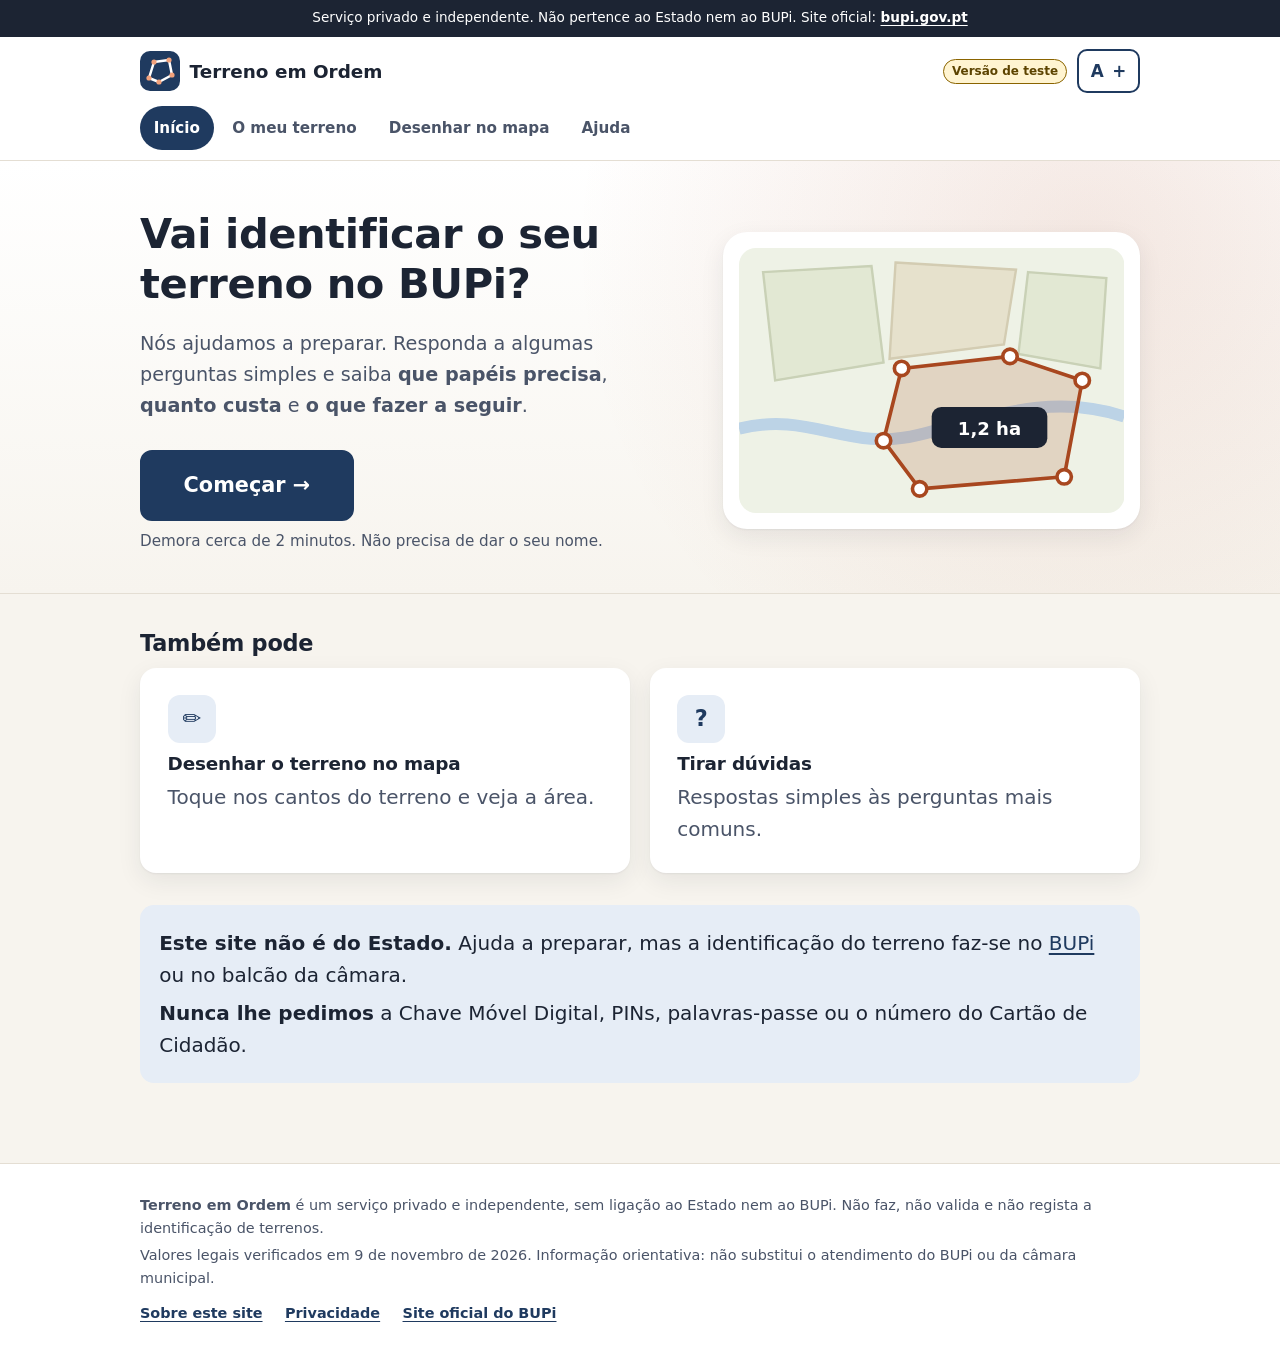
<file: index.html>
<!DOCTYPE html>
<html lang="pt-PT">
<head>
  <meta charset="utf-8">
  <meta name="viewport" content="width=device-width, initial-scale=1">
  <meta name="robots" content="noindex, nofollow">
  <meta name="theme-color" content="#1c2433">
  <link rel="icon" href="img/icone.svg" type="image/svg+xml">
  <title>Terreno em Ordem: preparar a identificação do terreno (versão de teste)</title>
  <link rel="stylesheet" href="css/estilo.css">
  <script src="js/comum.js" defer></script>
</head>
<body>
<!-- cabecalho -->
  <a class="saltar" href="#conteudo">Saltar para o conteúdo</a>
  <div class="aviso-topo" role="note">
    Serviço privado e independente. Não pertence ao Estado nem ao BUPi.
    Site oficial: <a href="https://bupi.gov.pt">bupi.gov.pt</a>
  </div>

  <header class="cabecalho">
    <div class="contentor">
      <a class="marca" href="index.html">
        <svg viewBox="0 0 40 40" aria-hidden="true">
          <rect width="40" height="40" rx="10" fill="#1f3a5f"/>
          <path d="M9 27 L14 11 L29 9 L32 24 L19 31 Z" fill="none" stroke="#fff" stroke-width="2.5" stroke-linejoin="round"/>
          <circle cx="9" cy="27" r="2.6" fill="#f2a27c"/><circle cx="14" cy="11" r="2.6" fill="#f2a27c"/>
          <circle cx="29" cy="9" r="2.6" fill="#f2a27c"/><circle cx="32" cy="24" r="2.6" fill="#f2a27c"/>
          <circle cx="19" cy="31" r="2.6" fill="#f2a27c"/>
        </svg>
        Terreno em Ordem
      </a>
      <div class="cabecalho-acoes">
        <span class="etiqueta-teste">Versão de teste</span>
        <button type="button" class="botao-letra" data-letra aria-pressed="false"
                title="Aumentar ou diminuir o tamanho da letra">A<span aria-hidden="true">+</span>
          <span class="so-leitor">Letra maior</span></button>
      </div>
    </div>
    <nav class="menu contentor" aria-label="Menu principal">
      <a href="index.html" aria-current="page">Início</a>
      <a href="diagnostico.html">O meu terreno</a>
      <a href="mapa.html">Desenhar no mapa</a>
      <a href="perguntas.html">Ajuda</a>
    </nav>
  </header>
  <!-- /cabecalho -->

  <main id="conteudo">
    <section class="destaque">
      <div class="contentor grelha">
        <div>
          <h1>Vai identificar o seu terreno no BUPi?</h1>
          <p class="lead">Nós ajudamos a preparar. Responda a algumas perguntas simples e saiba
            <strong>que papéis precisa</strong>, <strong>quanto custa</strong> e <strong>o que fazer a seguir</strong>.</p>
          <a class="botao botao-grande" href="diagnostico.html">Começar →</a>
          <p class="ajuda">Demora cerca de 2 minutos. Não precisa de dar o seu nome.</p>
        </div>
        <div class="ilustracao" aria-hidden="true">
          <svg viewBox="0 0 320 220">
            <rect width="320" height="220" rx="14" fill="#eef2e6"/>
            <path d="M0 150 C60 135 90 170 150 155 S260 120 320 140" stroke="#bcd3e6" stroke-width="10" fill="none"/>
            <path d="M20 20 L110 15 L120 95 L30 110 Z" fill="#e2e8d3" stroke="#c9d1b6" stroke-width="2"/>
            <path d="M130 12 L230 18 L220 80 L125 92 Z" fill="#e6e1cc" stroke="#d3ccb2" stroke-width="2"/>
            <path d="M240 20 L305 25 L300 100 L232 88 Z" fill="#e2e8d3" stroke="#c9d1b6" stroke-width="2"/>
            <path d="M135 100 L225 90 L285 110 L270 190 L150 200 L120 160 Z"
                  fill="rgba(168,71,31,.18)" stroke="#a8471f" stroke-width="3" stroke-linejoin="round"/>
            <g fill="#fff" stroke="#a8471f" stroke-width="3">
              <circle cx="135" cy="100" r="6"/><circle cx="225" cy="90" r="6"/><circle cx="285" cy="110" r="6"/>
              <circle cx="270" cy="190" r="6"/><circle cx="150" cy="200" r="6"/><circle cx="120" cy="160" r="6"/>
            </g>
            <rect x="160" y="132" width="96" height="34" rx="8" fill="#1c2433"/>
            <text x="208" y="155" fill="#fff" font-family="system-ui, sans-serif" font-size="15" font-weight="700" text-anchor="middle">1,2 ha</text>
          </svg>
        </div>
      </div>
    </section>

    <div class="contentor">
      <h2>Também pode</h2>
      <div class="grelha-2">
        <a class="cartao cartao-ligacao" href="mapa.html">
          <span class="icone-ferramenta" aria-hidden="true">✏️</span>
          <h3>Desenhar o terreno no mapa</h3>
          <p>Toque nos cantos do terreno e veja a área.</p>
        </a>
        <a class="cartao cartao-ligacao" href="perguntas.html">
          <span class="icone-ferramenta" aria-hidden="true">?</span>
          <h3>Tirar dúvidas</h3>
          <p>Respostas simples às perguntas mais comuns.</p>
        </a>
      </div>

      <div class="caixa nota-confianca">
        <p><strong>Este site não é do Estado.</strong> Ajuda a preparar, mas a identificação do terreno
          faz-se no <a href="https://bupi.gov.pt">BUPi</a> ou no balcão da câmara.</p>
        <p><strong>Nunca lhe pedimos</strong> a Chave Móvel Digital, PINs, palavras-passe ou o número
          do Cartão de Cidadão.</p>
      </div>
    </div>
  </main>

<!-- rodape -->
  <footer>
    <div class="contentor">
      <p><strong>Terreno em Ordem</strong> é um serviço privado e independente, sem ligação ao Estado nem ao BUPi.
        Não faz, não valida e não regista a identificação de terrenos.</p>
      <p>Valores legais verificados em <span data-data-verificacao>novembro de 2026</span>.
        Informação orientativa: não substitui o atendimento do BUPi ou da câmara municipal.</p>
      <p class="rodape-links">
        <a href="sobre.html">Sobre este site</a>
        <a href="privacidade.html">Privacidade</a>
        <a href="https://bupi.gov.pt">Site oficial do BUPi</a>
      </p>
    </div>
  </footer>
  <!-- /rodape -->
</body>
</html>
</file>
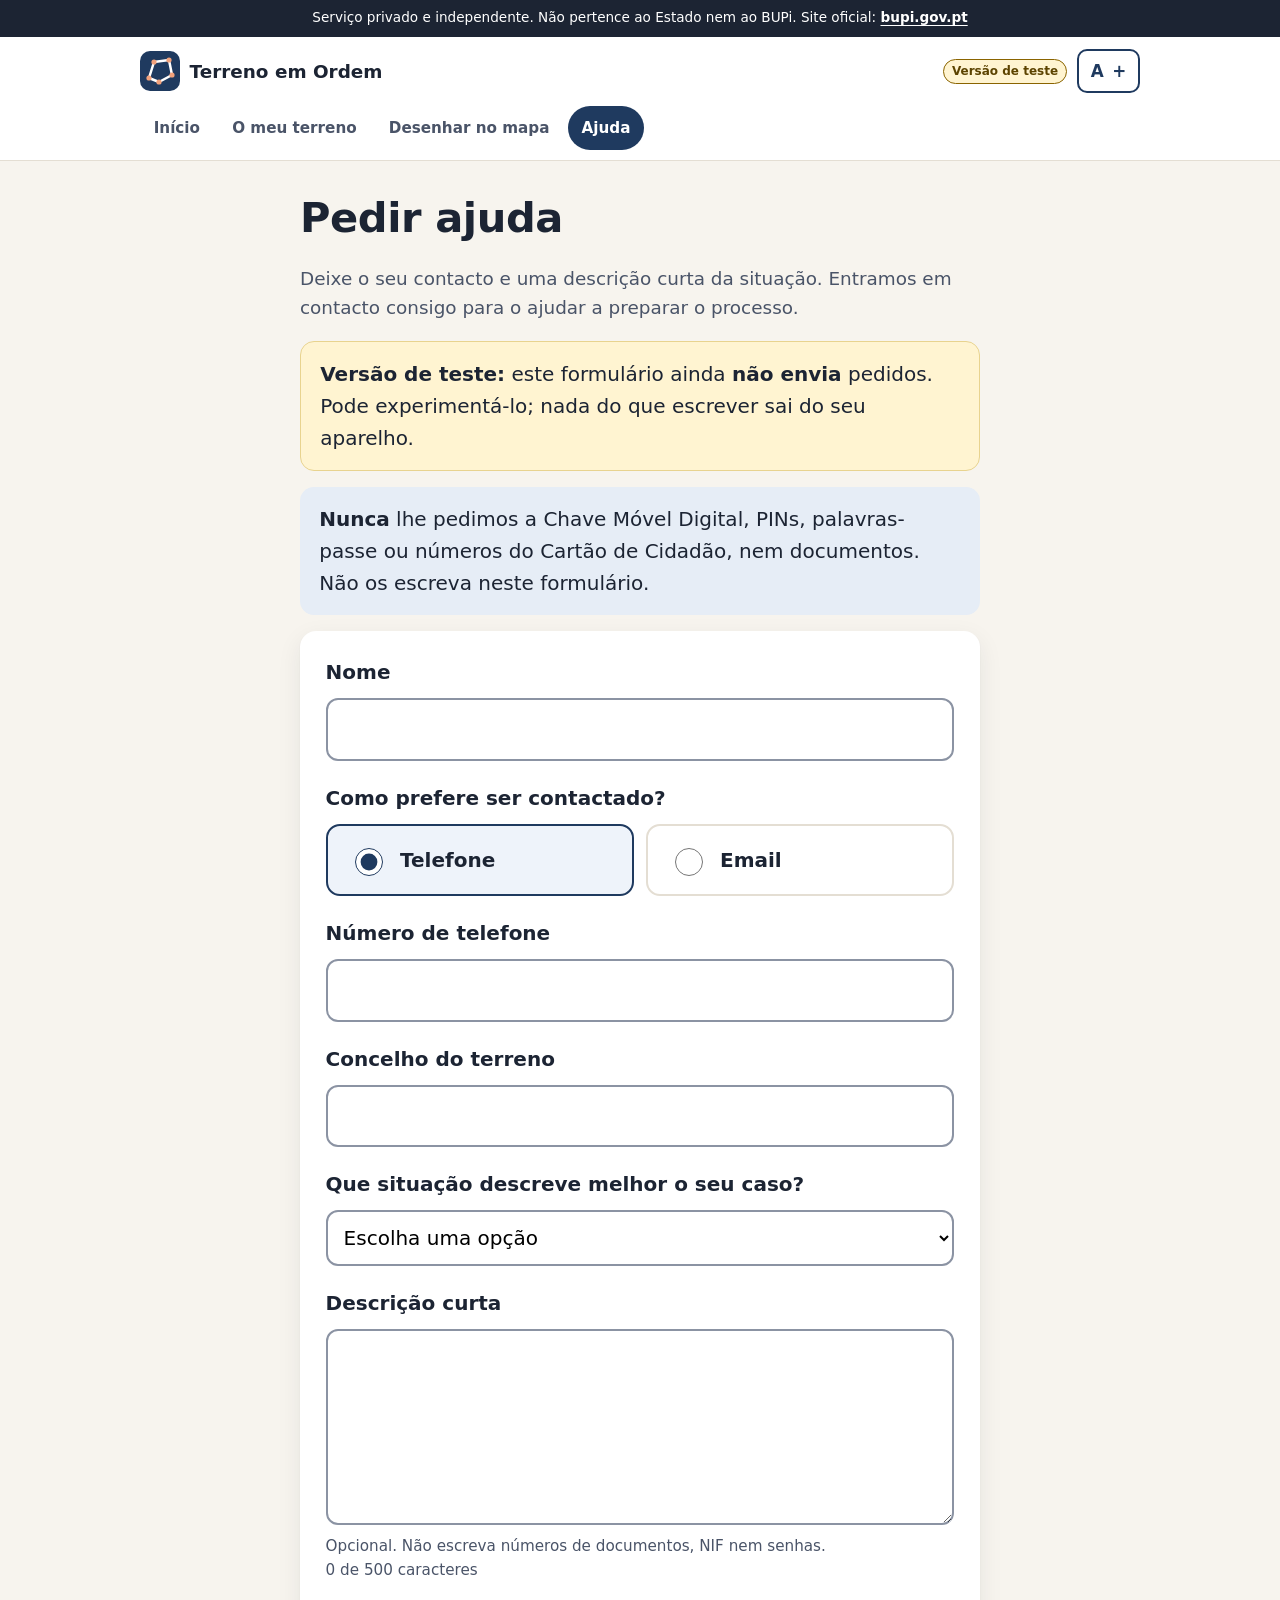
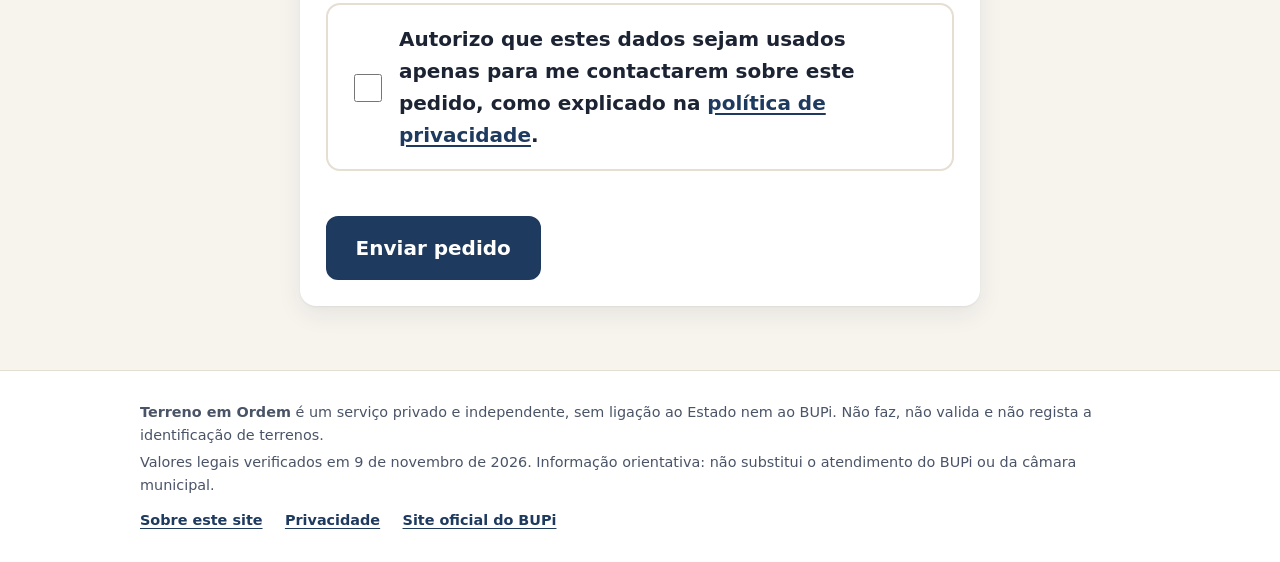
<file: ajuda.html>
<!DOCTYPE html>
<html lang="pt-PT">
<head>
  <meta charset="utf-8">
  <meta name="viewport" content="width=device-width, initial-scale=1">
  <meta name="robots" content="noindex, nofollow">
  <meta name="theme-color" content="#1c2433">
  <link rel="icon" href="img/icone.svg" type="image/svg+xml">
  <title>Pedir ajuda · Terreno em Ordem (versão de teste)</title>
  <link rel="stylesheet" href="css/estilo.css">
  <script src="js/comum.js" defer></script>
  <script src="js/ajuda.js" defer></script>
</head>
<body>
<!-- cabecalho -->
  <a class="saltar" href="#conteudo">Saltar para o conteúdo</a>
  <div class="aviso-topo" role="note">
    Serviço privado e independente. Não pertence ao Estado nem ao BUPi.
    Site oficial: <a href="https://bupi.gov.pt">bupi.gov.pt</a>
  </div>

  <header class="cabecalho">
    <div class="contentor">
      <a class="marca" href="index.html">
        <svg viewBox="0 0 40 40" aria-hidden="true">
          <rect width="40" height="40" rx="10" fill="#1f3a5f"/>
          <path d="M9 27 L14 11 L29 9 L32 24 L19 31 Z" fill="none" stroke="#fff" stroke-width="2.5" stroke-linejoin="round"/>
          <circle cx="9" cy="27" r="2.6" fill="#f2a27c"/><circle cx="14" cy="11" r="2.6" fill="#f2a27c"/>
          <circle cx="29" cy="9" r="2.6" fill="#f2a27c"/><circle cx="32" cy="24" r="2.6" fill="#f2a27c"/>
          <circle cx="19" cy="31" r="2.6" fill="#f2a27c"/>
        </svg>
        Terreno em Ordem
      </a>
      <div class="cabecalho-acoes">
        <span class="etiqueta-teste">Versão de teste</span>
        <button type="button" class="botao-letra" data-letra aria-pressed="false"
                title="Aumentar ou diminuir o tamanho da letra">A<span aria-hidden="true">+</span>
          <span class="so-leitor">Letra maior</span></button>
      </div>
    </div>
    <nav class="menu contentor" aria-label="Menu principal">
      <a href="index.html">Início</a>
      <a href="diagnostico.html">O meu terreno</a>
      <a href="mapa.html">Desenhar no mapa</a>
      <a href="perguntas.html" aria-current="page">Ajuda</a>
    </nav>
  </header>
  <!-- /cabecalho -->

  <main id="conteudo">
    <div class="contentor contentor-estreito">
      <h1>Pedir ajuda</h1>
      <p class="lead-pagina">Deixe o seu contacto e uma descrição curta da situação. Entramos em contacto consigo
        para o ajudar a preparar o processo.</p>

      <div class="caixa caixa-aviso" role="note">
        <strong>Versão de teste:</strong> este formulário ainda <strong>não envia</strong> pedidos.
        Pode experimentá-lo; nada do que escrever sai do seu aparelho.
      </div>

      <div class="caixa" role="note">
        <strong>Nunca</strong> lhe pedimos a Chave Móvel Digital, PINs, palavras-passe ou números do
        Cartão de Cidadão, nem documentos. Não os escreva neste formulário.
      </div>

      <form id="formulario-ajuda" class="cartao formulario" novalidate>
        <div class="campo">
          <label for="nome">Nome</label>
          <input type="text" id="nome" name="nome" autocomplete="name" required maxlength="80">
          <p class="erro" id="erro-nome" hidden>Escreva o seu nome.</p>
        </div>

        <fieldset class="campo">
          <legend>Como prefere ser contactado?</legend>
          <div class="escolhas-lado">
            <label class="opcao-marcar"><input type="radio" name="via" value="telefone" checked> <span>Telefone</span></label>
            <label class="opcao-marcar"><input type="radio" name="via" value="email"> <span>Email</span></label>
          </div>
        </fieldset>

        <div class="campo">
          <label for="contacto" id="rotulo-contacto">Número de telefone</label>
          <input type="text" id="contacto" name="contacto" autocomplete="tel" inputmode="tel" required maxlength="80">
          <p class="erro" id="erro-contacto" hidden>Escreva um contacto válido.</p>
        </div>

        <div class="campo">
          <label for="concelho">Concelho do terreno</label>
          <input type="text" id="concelho" name="concelho" required maxlength="60">
          <p class="erro" id="erro-concelho" hidden>Escreva o concelho.</p>
        </div>

        <div class="campo">
          <label for="situacao">Que situação descreve melhor o seu caso?</label>
          <select id="situacao" name="situacao" required>
            <option value="">Escolha uma opção</option>
            <option>Herança ainda não partilhada</option>
            <option>Terreno comprado, ainda em nome do vendedor</option>
            <option>Terreno com vários donos</option>
            <option>Não tenho papéis do terreno</option>
            <option>O terreno não está nas Finanças</option>
            <option>Dúvidas sobre os limites ou problema com vizinhos</option>
            <option>Recebi uma carta ou notificação</option>
            <option>Outra situação</option>
          </select>
          <p class="erro" id="erro-situacao" hidden>Escolha uma opção.</p>
        </div>

        <div class="campo">
          <label for="descricao">Descrição curta</label>
          <textarea id="descricao" name="descricao" rows="5" maxlength="500"
                    aria-describedby="ajuda-descricao contador"></textarea>
          <p id="ajuda-descricao" class="ajuda">Opcional. Não escreva números de documentos, NIF nem senhas.</p>
          <p id="contador" class="ajuda" aria-live="polite">0 de 500 caracteres</p>
          <p class="erro" id="aviso-numeros" hidden>Parece ter escrito um número de documento ou de contribuinte.
            Por segurança, apague-o: não precisamos dele.</p>
        </div>

        <!-- Campo-armadilha para robôs de spam: as pessoas não o veem. -->
        <div class="armadilha" aria-hidden="true">
          <label for="website">Não preencha este campo</label>
          <input type="text" id="website" name="website" tabindex="-1" autocomplete="off">
        </div>

        <div class="campo">
          <label class="opcao-marcar consentimento">
            <input type="checkbox" id="consentimento" name="consentimento" required>
            <span>Autorizo que estes dados sejam usados apenas para me contactarem sobre este pedido,
              como explicado na <a href="privacidade.html">política de privacidade</a>.</span>
          </label>
          <p class="erro" id="erro-consentimento" hidden>Para enviarmos o pedido, precisamos da sua autorização.</p>
        </div>

        <div class="botoes">
          <button type="submit">Enviar pedido</button>
        </div>
      </form>

      <div id="resultado-ajuda" class="cartao" hidden tabindex="-1">
        <span class="selo selo-info">ℹ Versão de teste</span>
        <h2>O formulário está correto, mas não foi enviado</h2>
        <p>Nesta versão de teste, os pedidos ainda não são enviados nem guardados.
          Nada do que escreveu saiu do seu aparelho.</p>
        <p>Enquanto isso, pode tratar do processo diretamente num
          <a href="https://bupi.gov.pt/pt/balcoes-bupi">balcão BUPi</a>.</p>
        <div class="botoes">
          <button type="button" class="botao-secundario" id="voltar-formulario">← Voltar ao formulário</button>
        </div>
      </div>
    </div>
  </main>

<!-- rodape -->
  <footer>
    <div class="contentor">
      <p><strong>Terreno em Ordem</strong> é um serviço privado e independente, sem ligação ao Estado nem ao BUPi.
        Não faz, não valida e não regista a identificação de terrenos.</p>
      <p>Valores legais verificados em <span data-data-verificacao>novembro de 2026</span>.
        Informação orientativa: não substitui o atendimento do BUPi ou da câmara municipal.</p>
      <p class="rodape-links">
        <a href="sobre.html">Sobre este site</a>
        <a href="privacidade.html">Privacidade</a>
        <a href="https://bupi.gov.pt">Site oficial do BUPi</a>
      </p>
    </div>
  </footer>
  <!-- /rodape -->
</body>
</html>
</file>
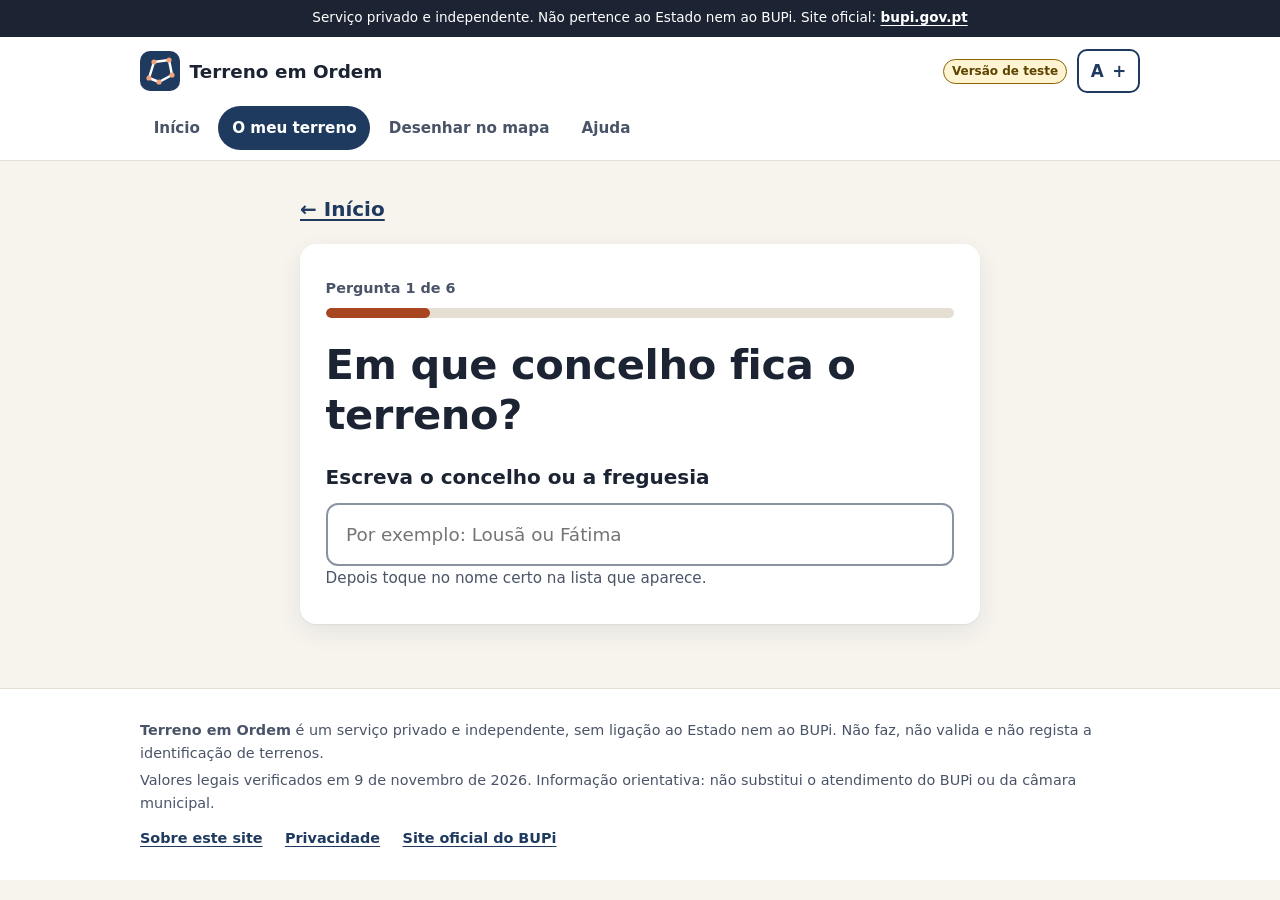
<file: diagnostico.html>
<!DOCTYPE html>
<html lang="pt-PT">
<head>
  <meta charset="utf-8">
  <meta name="viewport" content="width=device-width, initial-scale=1">
  <meta name="robots" content="noindex, nofollow">
  <meta name="theme-color" content="#1c2433">
  <link rel="icon" href="img/icone.svg" type="image/svg+xml">
  <title>Diagnóstico do terreno · Terreno em Ordem (versão de teste)</title>
  <link rel="stylesheet" href="css/estilo.css">
  <script src="js/comum.js" defer></script>
  <script src="js/locais.js" defer></script>
  <script src="js/diagnostico.js" defer></script>
</head>
<body>
<!-- cabecalho -->
  <a class="saltar" href="#conteudo">Saltar para o conteúdo</a>
  <div class="aviso-topo" role="note">
    Serviço privado e independente. Não pertence ao Estado nem ao BUPi.
    Site oficial: <a href="https://bupi.gov.pt">bupi.gov.pt</a>
  </div>

  <header class="cabecalho">
    <div class="contentor">
      <a class="marca" href="index.html">
        <svg viewBox="0 0 40 40" aria-hidden="true">
          <rect width="40" height="40" rx="10" fill="#1f3a5f"/>
          <path d="M9 27 L14 11 L29 9 L32 24 L19 31 Z" fill="none" stroke="#fff" stroke-width="2.5" stroke-linejoin="round"/>
          <circle cx="9" cy="27" r="2.6" fill="#f2a27c"/><circle cx="14" cy="11" r="2.6" fill="#f2a27c"/>
          <circle cx="29" cy="9" r="2.6" fill="#f2a27c"/><circle cx="32" cy="24" r="2.6" fill="#f2a27c"/>
          <circle cx="19" cy="31" r="2.6" fill="#f2a27c"/>
        </svg>
        Terreno em Ordem
      </a>
      <div class="cabecalho-acoes">
        <span class="etiqueta-teste">Versão de teste</span>
        <button type="button" class="botao-letra" data-letra aria-pressed="false"
                title="Aumentar ou diminuir o tamanho da letra">A<span aria-hidden="true">+</span>
          <span class="so-leitor">Letra maior</span></button>
      </div>
    </div>
    <nav class="menu contentor" aria-label="Menu principal">
      <a href="index.html">Início</a>
      <a href="diagnostico.html" aria-current="page">O meu terreno</a>
      <a href="mapa.html">Desenhar no mapa</a>
      <a href="perguntas.html">Ajuda</a>
    </nav>
  </header>
  <!-- /cabecalho -->

  <main id="conteudo">
    <div class="contentor contentor-estreito">
      <a class="voltar" href="index.html">← Início</a>

      <!-- Cada pergunta e o resultado aparecem aqui (js/diagnostico.js). -->
      <section id="ecra" class="cartao">
        <p>A carregar…</p>
      </section>

      <noscript>
        <p class="caixa caixa-aviso">Esta página precisa de JavaScript ligado no browser.</p>
      </noscript>
    </div>
  </main>

<!-- rodape -->
  <footer>
    <div class="contentor">
      <p><strong>Terreno em Ordem</strong> é um serviço privado e independente, sem ligação ao Estado nem ao BUPi.
        Não faz, não valida e não regista a identificação de terrenos.</p>
      <p>Valores legais verificados em <span data-data-verificacao>novembro de 2026</span>.
        Informação orientativa: não substitui o atendimento do BUPi ou da câmara municipal.</p>
      <p class="rodape-links">
        <a href="sobre.html">Sobre este site</a>
        <a href="privacidade.html">Privacidade</a>
        <a href="https://bupi.gov.pt">Site oficial do BUPi</a>
      </p>
    </div>
  </footer>
  <!-- /rodape -->
</body>
</html>
</file>
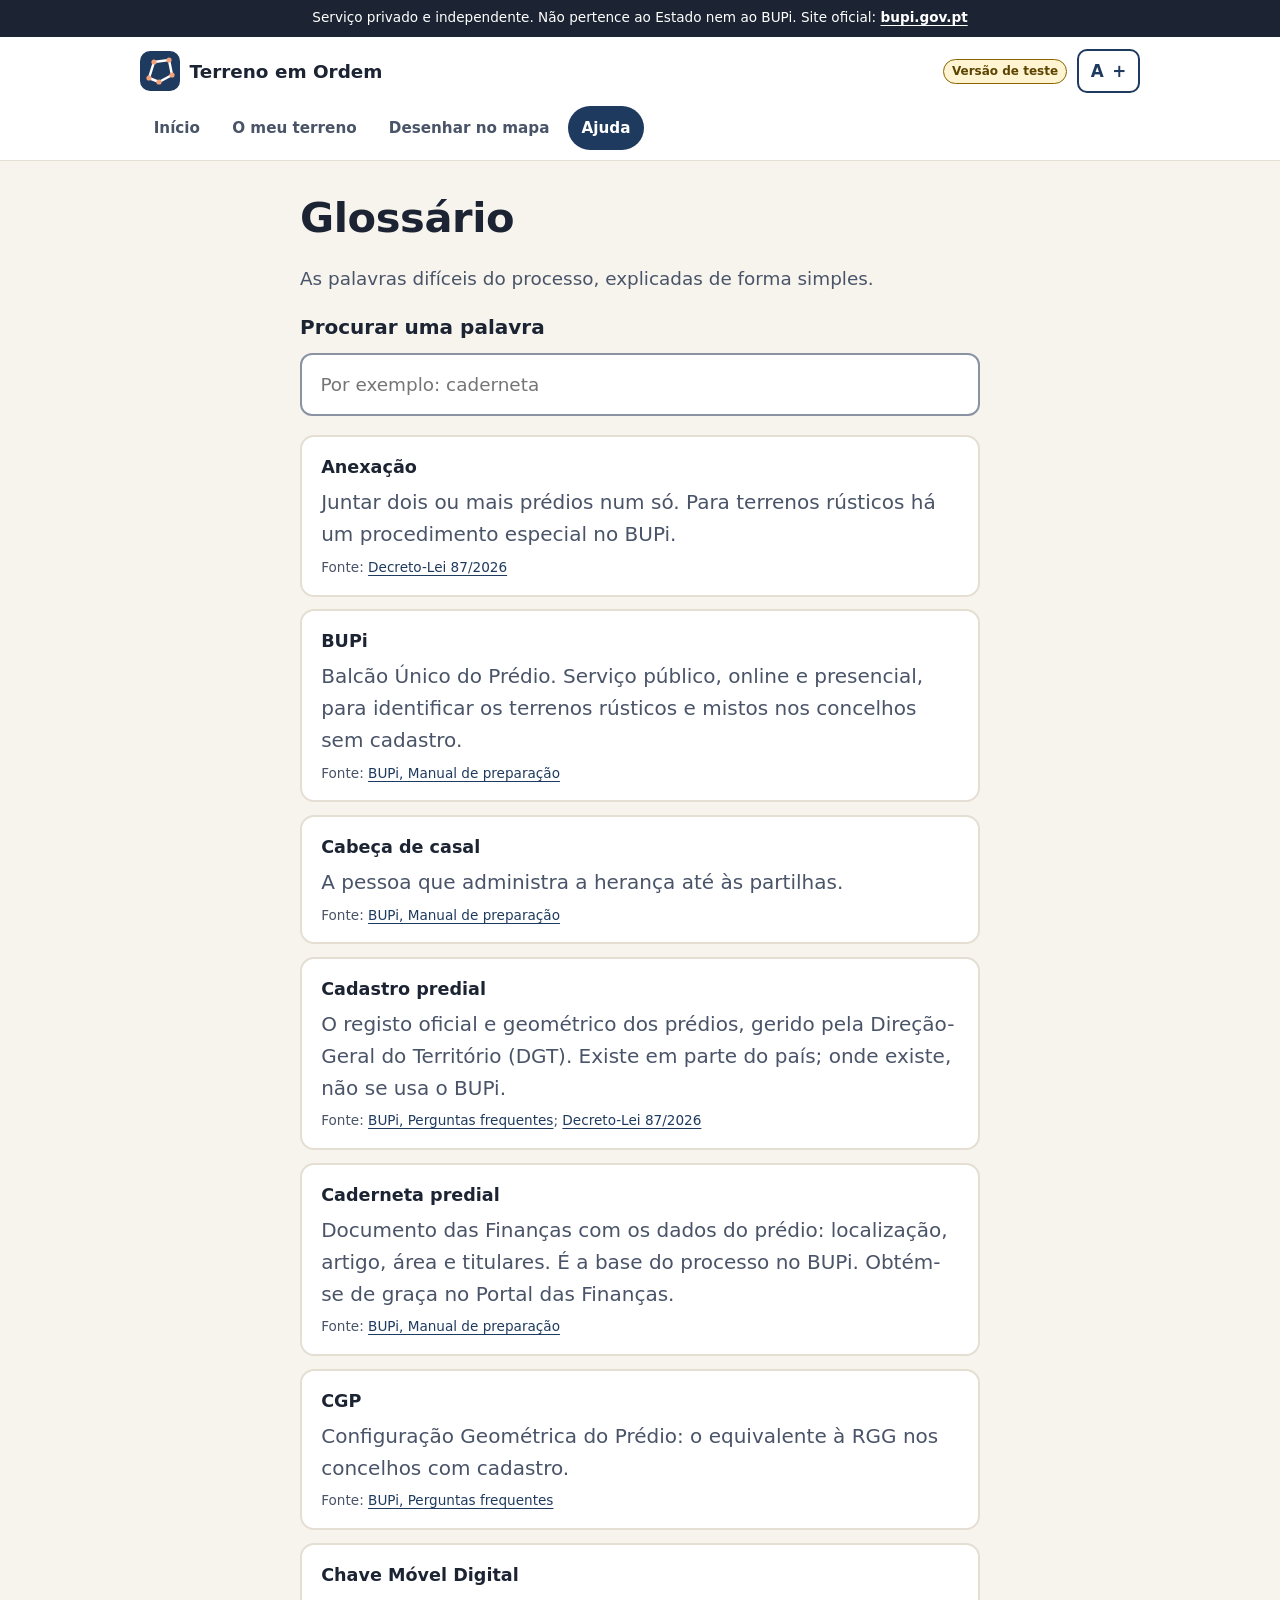
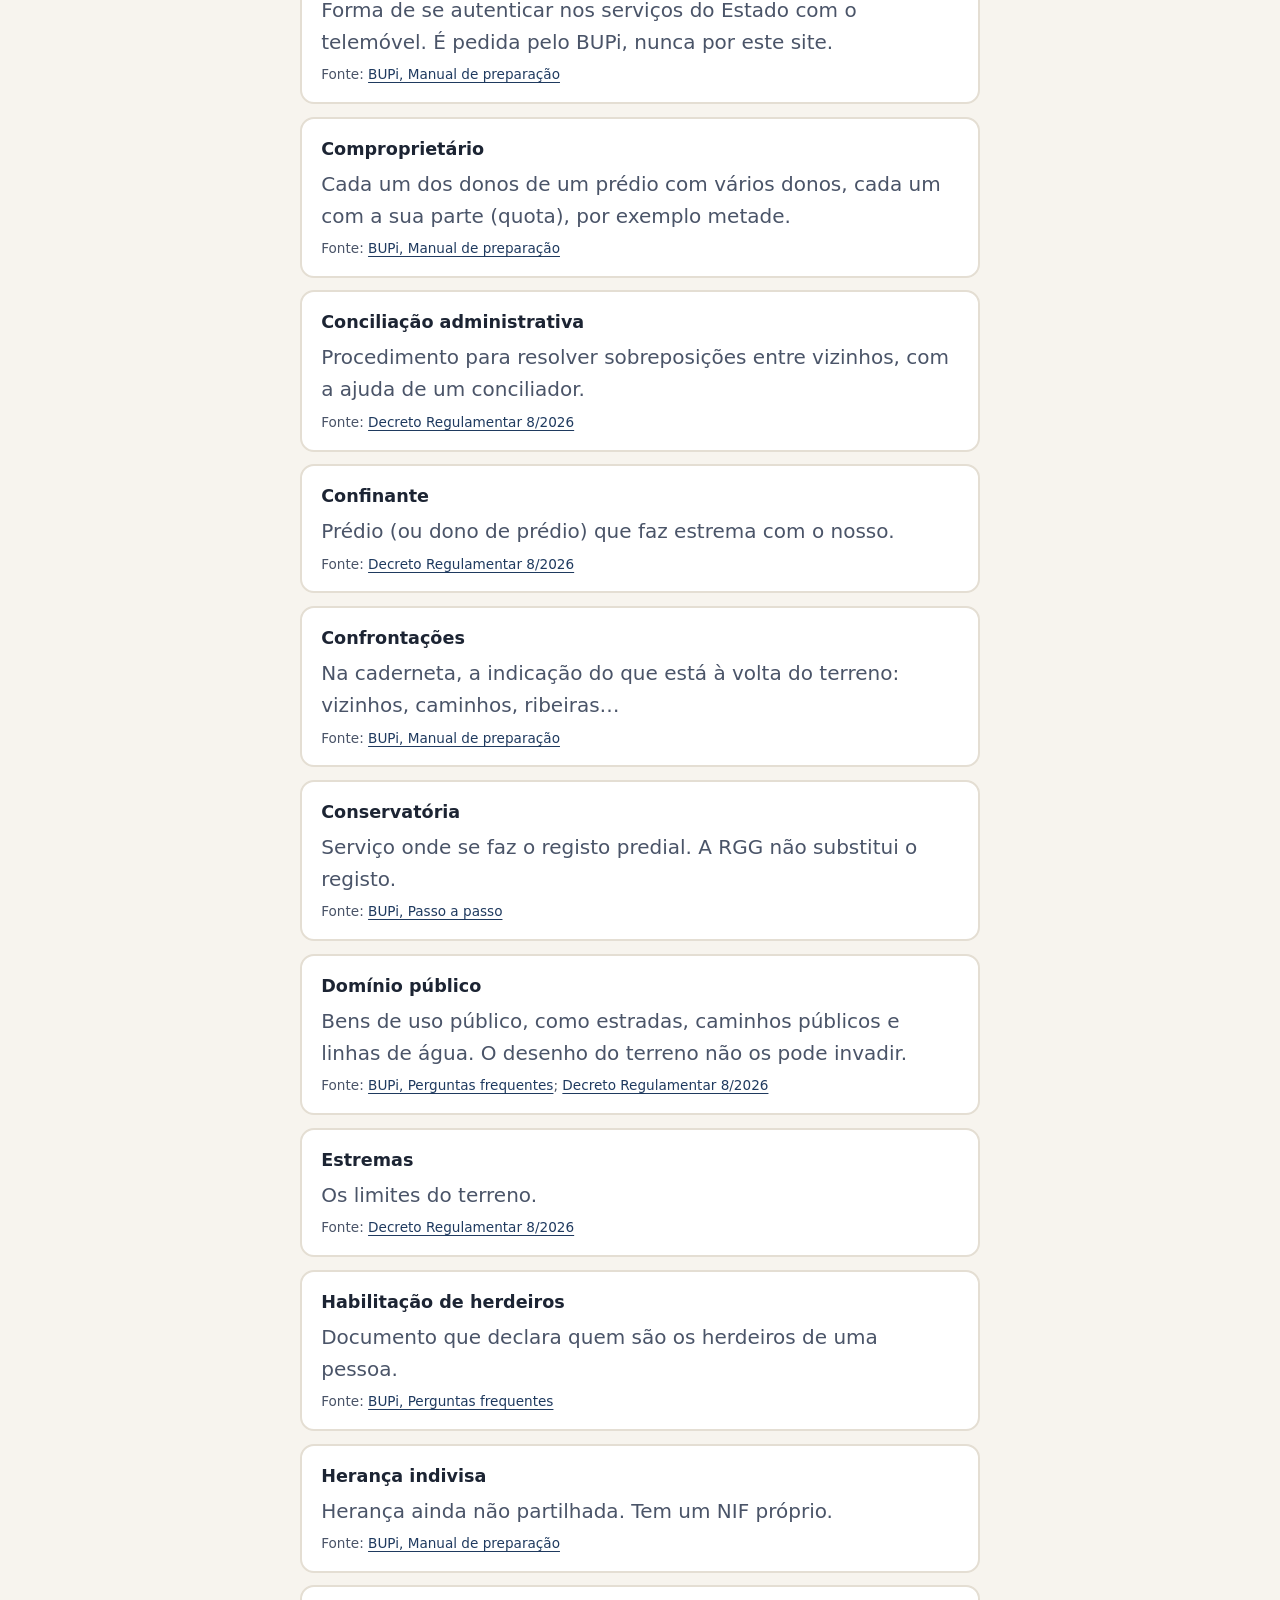
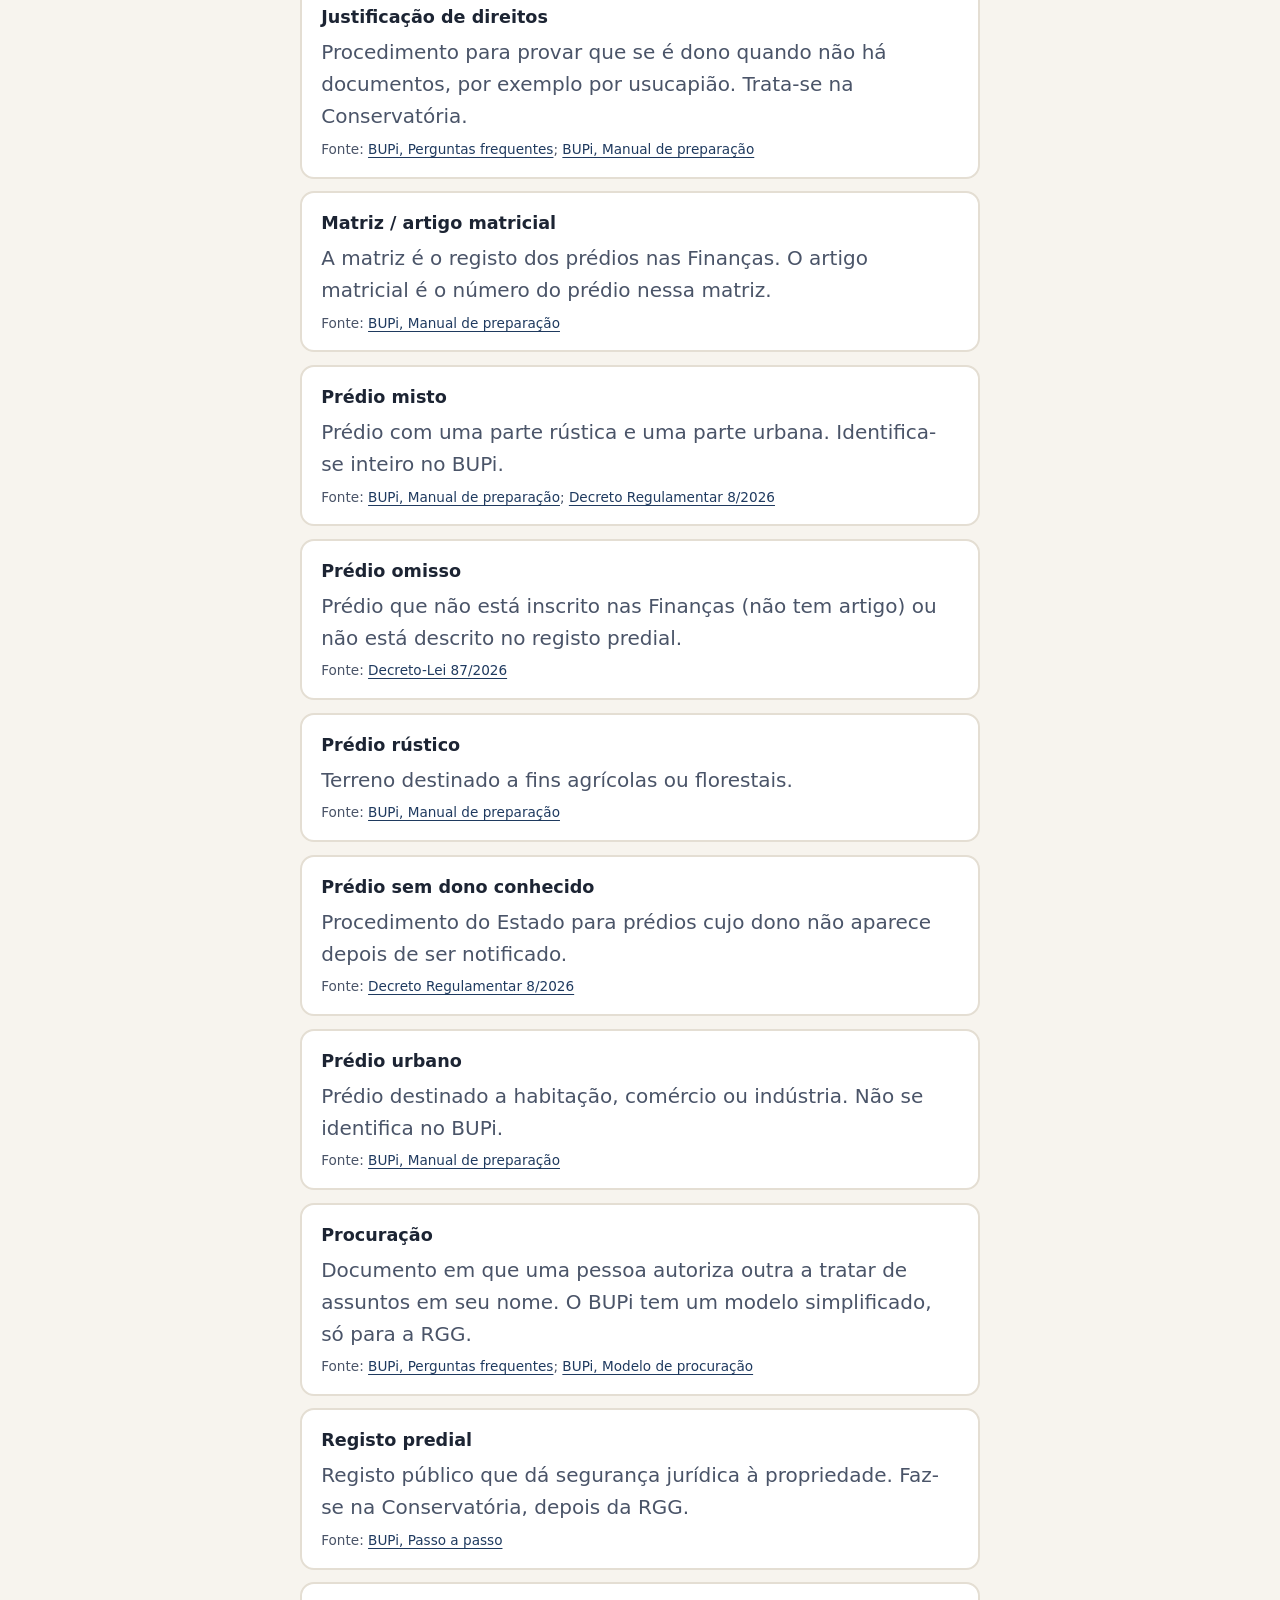
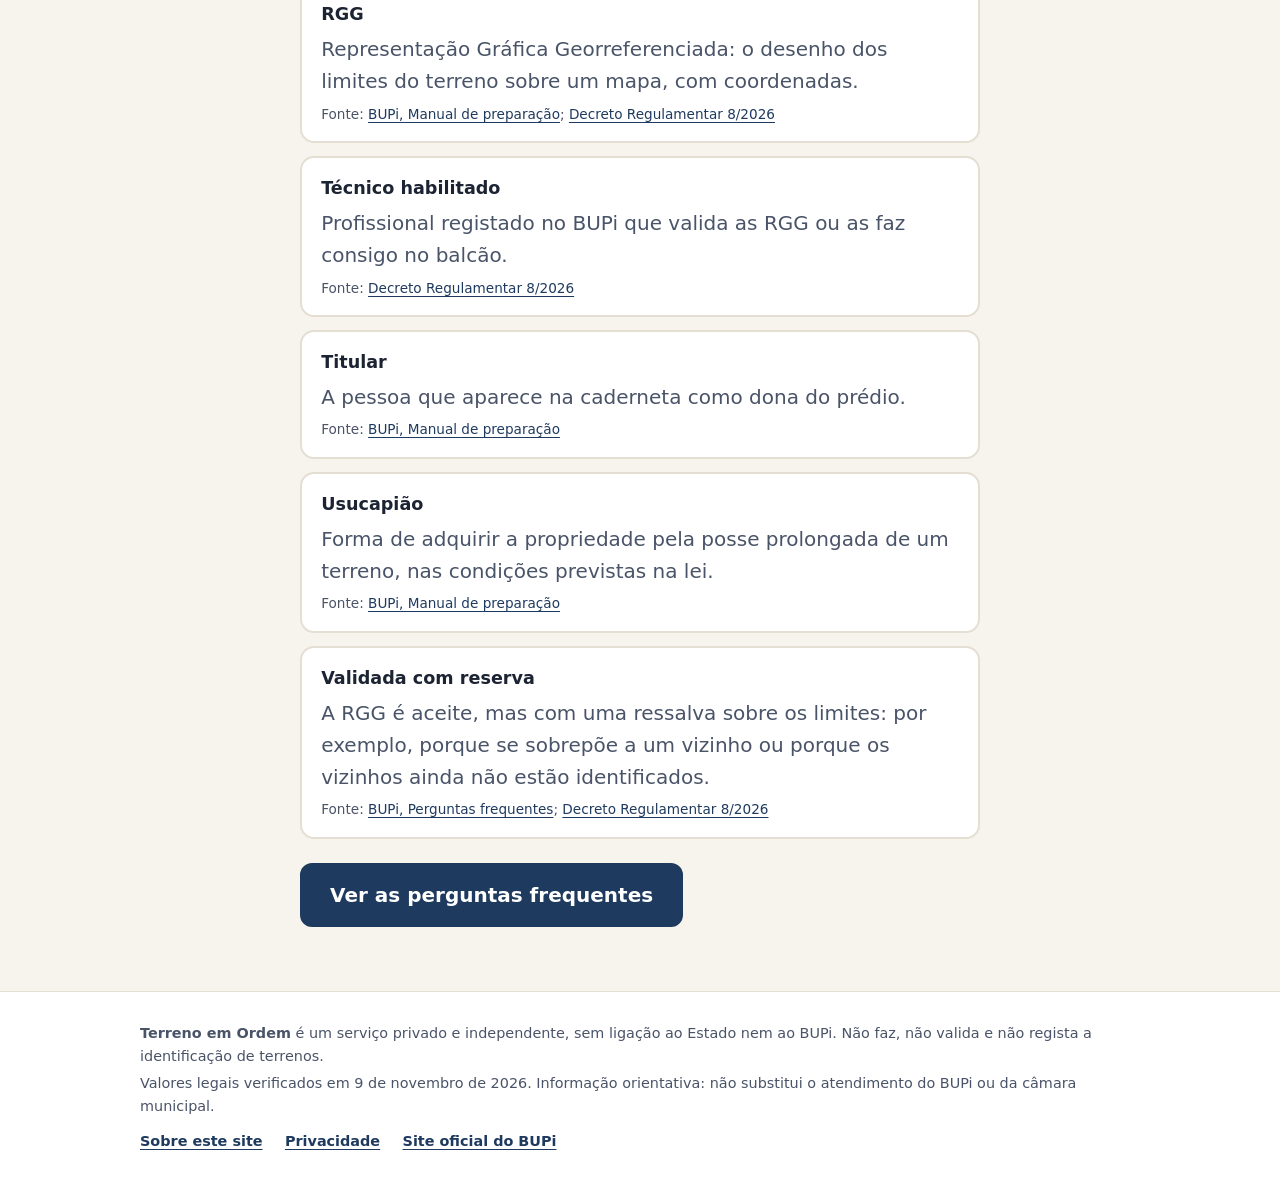
<file: glossario.html>
<!DOCTYPE html>
<html lang="pt-PT">
<head>
  <meta charset="utf-8">
  <meta name="viewport" content="width=device-width, initial-scale=1">
  <meta name="robots" content="noindex, nofollow">
  <meta name="theme-color" content="#1c2433">
  <link rel="icon" href="img/icone.svg" type="image/svg+xml">
  <title>Glossário · Terreno em Ordem (versão de teste)</title>
  <link rel="stylesheet" href="css/estilo.css">
  <script src="js/comum.js" defer></script>
</head>
<body>
<!-- cabecalho -->
  <a class="saltar" href="#conteudo">Saltar para o conteúdo</a>
  <div class="aviso-topo" role="note">
    Serviço privado e independente. Não pertence ao Estado nem ao BUPi.
    Site oficial: <a href="https://bupi.gov.pt">bupi.gov.pt</a>
  </div>

  <header class="cabecalho">
    <div class="contentor">
      <a class="marca" href="index.html">
        <svg viewBox="0 0 40 40" aria-hidden="true">
          <rect width="40" height="40" rx="10" fill="#1f3a5f"/>
          <path d="M9 27 L14 11 L29 9 L32 24 L19 31 Z" fill="none" stroke="#fff" stroke-width="2.5" stroke-linejoin="round"/>
          <circle cx="9" cy="27" r="2.6" fill="#f2a27c"/><circle cx="14" cy="11" r="2.6" fill="#f2a27c"/>
          <circle cx="29" cy="9" r="2.6" fill="#f2a27c"/><circle cx="32" cy="24" r="2.6" fill="#f2a27c"/>
          <circle cx="19" cy="31" r="2.6" fill="#f2a27c"/>
        </svg>
        Terreno em Ordem
      </a>
      <div class="cabecalho-acoes">
        <span class="etiqueta-teste">Versão de teste</span>
        <button type="button" class="botao-letra" data-letra aria-pressed="false"
                title="Aumentar ou diminuir o tamanho da letra">A<span aria-hidden="true">+</span>
          <span class="so-leitor">Letra maior</span></button>
      </div>
    </div>
    <nav class="menu contentor" aria-label="Menu principal">
      <a href="index.html">Início</a>
      <a href="diagnostico.html">O meu terreno</a>
      <a href="mapa.html">Desenhar no mapa</a>
      <a href="perguntas.html" aria-current="page">Ajuda</a>
    </nav>
  </header>
  <!-- /cabecalho -->

  <main id="conteudo">
    <div class="contentor contentor-estreito">
      <h1>Glossário</h1>
      <p class="lead-pagina">As palavras difíceis do processo, explicadas de forma simples.</p>
      <label for="filtro-glossario">Procurar uma palavra</label>
      <input type="text" id="filtro-glossario" autocomplete="off" placeholder="Por exemplo: caderneta">
      <p id="sem-termos" class="estado" hidden>Nenhuma palavra encontrada.</p>
      <dl class="glossario">
        <div class="termo" id="anexacao">
          <dt>Anexação</dt>
          <dd>Juntar dois ou mais prédios num só. Para terrenos rústicos há um procedimento especial no BUPi.
            <span class="fonte">Fonte: <a href="https://diariodarepublica.pt/dr/detalhe/decreto-lei/87-2026-1085738183">Decreto-Lei 87/2026</a></span></dd>
        </div>
        <div class="termo" id="bupi">
          <dt>BUPi</dt>
          <dd>Balcão Único do Prédio. Serviço público, online e presencial, para identificar os terrenos rústicos e mistos nos concelhos sem cadastro.
            <span class="fonte">Fonte: <a href="https://sta-informativo.bupi.gov.pt/media/Manual_preparacao_RGG_eletronica-1.pdf">BUPi, Manual de preparação</a></span></dd>
        </div>
        <div class="termo" id="cabeca-de-casal">
          <dt>Cabeça de casal</dt>
          <dd>A pessoa que administra a herança até às partilhas.
            <span class="fonte">Fonte: <a href="https://sta-informativo.bupi.gov.pt/media/Manual_preparacao_RGG_eletronica-1.pdf">BUPi, Manual de preparação</a></span></dd>
        </div>
        <div class="termo" id="cadastro-predial">
          <dt>Cadastro predial</dt>
          <dd>O registo oficial e geométrico dos prédios, gerido pela Direção-Geral do Território (DGT). Existe em parte do país; onde existe, não se usa o BUPi.
            <span class="fonte">Fonte: <a href="https://bupi.gov.pt/pt/perguntas-frequentes">BUPi, Perguntas frequentes</a>; <a href="https://diariodarepublica.pt/dr/detalhe/decreto-lei/87-2026-1085738183">Decreto-Lei 87/2026</a></span></dd>
        </div>
        <div class="termo" id="caderneta-predial">
          <dt>Caderneta predial</dt>
          <dd>Documento das Finanças com os dados do prédio: localização, artigo, área e titulares. É a base do processo no BUPi. Obtém-se de graça no Portal das Finanças.
            <span class="fonte">Fonte: <a href="https://sta-informativo.bupi.gov.pt/media/Manual_preparacao_RGG_eletronica-1.pdf">BUPi, Manual de preparação</a></span></dd>
        </div>
        <div class="termo" id="cgp">
          <dt>CGP</dt>
          <dd>Configuração Geométrica do Prédio: o equivalente à RGG nos concelhos com cadastro.
            <span class="fonte">Fonte: <a href="https://bupi.gov.pt/pt/perguntas-frequentes">BUPi, Perguntas frequentes</a></span></dd>
        </div>
        <div class="termo" id="chave-movel-digital">
          <dt>Chave Móvel Digital</dt>
          <dd>Forma de se autenticar nos serviços do Estado com o telemóvel. É pedida pelo BUPi, nunca por este site.
            <span class="fonte">Fonte: <a href="https://sta-informativo.bupi.gov.pt/media/Manual_preparacao_RGG_eletronica-1.pdf">BUPi, Manual de preparação</a></span></dd>
        </div>
        <div class="termo" id="comproprietario">
          <dt>Comproprietário</dt>
          <dd>Cada um dos donos de um prédio com vários donos, cada um com a sua parte (quota), por exemplo metade.
            <span class="fonte">Fonte: <a href="https://sta-informativo.bupi.gov.pt/media/Manual_preparacao_RGG_eletronica-1.pdf">BUPi, Manual de preparação</a></span></dd>
        </div>
        <div class="termo" id="conciliacao-administrativa">
          <dt>Conciliação administrativa</dt>
          <dd>Procedimento para resolver sobreposições entre vizinhos, com a ajuda de um conciliador.
            <span class="fonte">Fonte: <a href="https://diariodarepublica.pt/dr/detalhe/decreto-regulamentar/8-2026-1172217158">Decreto Regulamentar 8/2026</a></span></dd>
        </div>
        <div class="termo" id="confinante">
          <dt>Confinante</dt>
          <dd>Prédio (ou dono de prédio) que faz estrema com o nosso.
            <span class="fonte">Fonte: <a href="https://diariodarepublica.pt/dr/detalhe/decreto-regulamentar/8-2026-1172217158">Decreto Regulamentar 8/2026</a></span></dd>
        </div>
        <div class="termo" id="confrontacoes">
          <dt>Confrontações</dt>
          <dd>Na caderneta, a indicação do que está à volta do terreno: vizinhos, caminhos, ribeiras…
            <span class="fonte">Fonte: <a href="https://sta-informativo.bupi.gov.pt/media/Manual_preparacao_RGG_eletronica-1.pdf">BUPi, Manual de preparação</a></span></dd>
        </div>
        <div class="termo" id="conservatoria">
          <dt>Conservatória</dt>
          <dd>Serviço onde se faz o registo predial. A RGG não substitui o registo.
            <span class="fonte">Fonte: <a href="https://bupi.gov.pt/pt/passo-a-passo">BUPi, Passo a passo</a></span></dd>
        </div>
        <div class="termo" id="dominio-publico">
          <dt>Domínio público</dt>
          <dd>Bens de uso público, como estradas, caminhos públicos e linhas de água. O desenho do terreno não os pode invadir.
            <span class="fonte">Fonte: <a href="https://bupi.gov.pt/pt/perguntas-frequentes">BUPi, Perguntas frequentes</a>; <a href="https://diariodarepublica.pt/dr/detalhe/decreto-regulamentar/8-2026-1172217158">Decreto Regulamentar 8/2026</a></span></dd>
        </div>
        <div class="termo" id="estremas">
          <dt>Estremas</dt>
          <dd>Os limites do terreno.
            <span class="fonte">Fonte: <a href="https://diariodarepublica.pt/dr/detalhe/decreto-regulamentar/8-2026-1172217158">Decreto Regulamentar 8/2026</a></span></dd>
        </div>
        <div class="termo" id="habilitacao-de-herdeiros">
          <dt>Habilitação de herdeiros</dt>
          <dd>Documento que declara quem são os herdeiros de uma pessoa.
            <span class="fonte">Fonte: <a href="https://bupi.gov.pt/pt/perguntas-frequentes">BUPi, Perguntas frequentes</a></span></dd>
        </div>
        <div class="termo" id="heranca-indivisa">
          <dt>Herança indivisa</dt>
          <dd>Herança ainda não partilhada. Tem um NIF próprio.
            <span class="fonte">Fonte: <a href="https://sta-informativo.bupi.gov.pt/media/Manual_preparacao_RGG_eletronica-1.pdf">BUPi, Manual de preparação</a></span></dd>
        </div>
        <div class="termo" id="justificacao-de-direitos">
          <dt>Justificação de direitos</dt>
          <dd>Procedimento para provar que se é dono quando não há documentos, por exemplo por usucapião. Trata-se na Conservatória.
            <span class="fonte">Fonte: <a href="https://bupi.gov.pt/pt/perguntas-frequentes">BUPi, Perguntas frequentes</a>; <a href="https://sta-informativo.bupi.gov.pt/media/Manual_preparacao_RGG_eletronica-1.pdf">BUPi, Manual de preparação</a></span></dd>
        </div>
        <div class="termo" id="matriz--artigo-matricial">
          <dt>Matriz / artigo matricial</dt>
          <dd>A matriz é o registo dos prédios nas Finanças. O artigo matricial é o número do prédio nessa matriz.
            <span class="fonte">Fonte: <a href="https://sta-informativo.bupi.gov.pt/media/Manual_preparacao_RGG_eletronica-1.pdf">BUPi, Manual de preparação</a></span></dd>
        </div>
        <div class="termo" id="predio-misto">
          <dt>Prédio misto</dt>
          <dd>Prédio com uma parte rústica e uma parte urbana. Identifica-se inteiro no BUPi.
            <span class="fonte">Fonte: <a href="https://sta-informativo.bupi.gov.pt/media/Manual_preparacao_RGG_eletronica-1.pdf">BUPi, Manual de preparação</a>; <a href="https://diariodarepublica.pt/dr/detalhe/decreto-regulamentar/8-2026-1172217158">Decreto Regulamentar 8/2026</a></span></dd>
        </div>
        <div class="termo" id="predio-omisso">
          <dt>Prédio omisso</dt>
          <dd>Prédio que não está inscrito nas Finanças (não tem artigo) ou não está descrito no registo predial.
            <span class="fonte">Fonte: <a href="https://diariodarepublica.pt/dr/detalhe/decreto-lei/87-2026-1085738183">Decreto-Lei 87/2026</a></span></dd>
        </div>
        <div class="termo" id="predio-rustico">
          <dt>Prédio rústico</dt>
          <dd>Terreno destinado a fins agrícolas ou florestais.
            <span class="fonte">Fonte: <a href="https://sta-informativo.bupi.gov.pt/media/Manual_preparacao_RGG_eletronica-1.pdf">BUPi, Manual de preparação</a></span></dd>
        </div>
        <div class="termo" id="predio-sem-dono-conhecido">
          <dt>Prédio sem dono conhecido</dt>
          <dd>Procedimento do Estado para prédios cujo dono não aparece depois de ser notificado.
            <span class="fonte">Fonte: <a href="https://diariodarepublica.pt/dr/detalhe/decreto-regulamentar/8-2026-1172217158">Decreto Regulamentar 8/2026</a></span></dd>
        </div>
        <div class="termo" id="predio-urbano">
          <dt>Prédio urbano</dt>
          <dd>Prédio destinado a habitação, comércio ou indústria. Não se identifica no BUPi.
            <span class="fonte">Fonte: <a href="https://sta-informativo.bupi.gov.pt/media/Manual_preparacao_RGG_eletronica-1.pdf">BUPi, Manual de preparação</a></span></dd>
        </div>
        <div class="termo" id="procuracao">
          <dt>Procuração</dt>
          <dd>Documento em que uma pessoa autoriza outra a tratar de assuntos em seu nome. O BUPi tem um modelo simplificado, só para a RGG.
            <span class="fonte">Fonte: <a href="https://bupi.gov.pt/pt/perguntas-frequentes">BUPi, Perguntas frequentes</a>; <a href="https://sta-informativo.bupi.gov.pt/media/procuracao-simplificada-bupi.pdf">BUPi, Modelo de procuração</a></span></dd>
        </div>
        <div class="termo" id="registo-predial">
          <dt>Registo predial</dt>
          <dd>Registo público que dá segurança jurídica à propriedade. Faz-se na Conservatória, depois da RGG.
            <span class="fonte">Fonte: <a href="https://bupi.gov.pt/pt/passo-a-passo">BUPi, Passo a passo</a></span></dd>
        </div>
        <div class="termo" id="rgg">
          <dt>RGG</dt>
          <dd>Representação Gráfica Georreferenciada: o desenho dos limites do terreno sobre um mapa, com coordenadas.
            <span class="fonte">Fonte: <a href="https://sta-informativo.bupi.gov.pt/media/Manual_preparacao_RGG_eletronica-1.pdf">BUPi, Manual de preparação</a>; <a href="https://diariodarepublica.pt/dr/detalhe/decreto-regulamentar/8-2026-1172217158">Decreto Regulamentar 8/2026</a></span></dd>
        </div>
        <div class="termo" id="tecnico-habilitado">
          <dt>Técnico habilitado</dt>
          <dd>Profissional registado no BUPi que valida as RGG ou as faz consigo no balcão.
            <span class="fonte">Fonte: <a href="https://diariodarepublica.pt/dr/detalhe/decreto-regulamentar/8-2026-1172217158">Decreto Regulamentar 8/2026</a></span></dd>
        </div>
        <div class="termo" id="titular">
          <dt>Titular</dt>
          <dd>A pessoa que aparece na caderneta como dona do prédio.
            <span class="fonte">Fonte: <a href="https://sta-informativo.bupi.gov.pt/media/Manual_preparacao_RGG_eletronica-1.pdf">BUPi, Manual de preparação</a></span></dd>
        </div>
        <div class="termo" id="usucapiao">
          <dt>Usucapião</dt>
          <dd>Forma de adquirir a propriedade pela posse prolongada de um terreno, nas condições previstas na lei.
            <span class="fonte">Fonte: <a href="https://sta-informativo.bupi.gov.pt/media/Manual_preparacao_RGG_eletronica-1.pdf">BUPi, Manual de preparação</a></span></dd>
        </div>
        <div class="termo" id="validada-com-reserva">
          <dt>Validada com reserva</dt>
          <dd>A RGG é aceite, mas com uma ressalva sobre os limites: por exemplo, porque se sobrepõe a um vizinho ou porque os vizinhos ainda não estão identificados.
            <span class="fonte">Fonte: <a href="https://bupi.gov.pt/pt/perguntas-frequentes">BUPi, Perguntas frequentes</a>; <a href="https://diariodarepublica.pt/dr/detalhe/decreto-regulamentar/8-2026-1172217158">Decreto Regulamentar 8/2026</a></span></dd>
        </div>
      </dl>
      <div class="botoes">
        <a class="botao" href="perguntas.html">Ver as perguntas frequentes</a>
      </div>
    </div>
  </main>

<!-- rodape -->
  <footer>
    <div class="contentor">
      <p><strong>Terreno em Ordem</strong> é um serviço privado e independente, sem ligação ao Estado nem ao BUPi.
        Não faz, não valida e não regista a identificação de terrenos.</p>
      <p>Valores legais verificados em <span data-data-verificacao>novembro de 2026</span>.
        Informação orientativa: não substitui o atendimento do BUPi ou da câmara municipal.</p>
      <p class="rodape-links">
        <a href="sobre.html">Sobre este site</a>
        <a href="privacidade.html">Privacidade</a>
        <a href="https://bupi.gov.pt">Site oficial do BUPi</a>
      </p>
    </div>
  </footer>
  <!-- /rodape -->
  <script>
    // Filtro simples: mostra só os termos que contêm o texto escrito.
    (function () {
      const n = (t) => t.normalize("NFD").replace(/[̀-ͯ]/g, "").toLowerCase();
      const campo = document.getElementById("filtro-glossario");
      const termos = [...document.querySelectorAll(".termo")];
      campo.addEventListener("input", () => {
        const q = n(campo.value.trim());
        let visiveis = 0;
        termos.forEach((t) => {
          const ver = !q || n(t.textContent).includes(q);
          t.hidden = !ver;
          if (ver) visiveis++;
        });
        document.getElementById("sem-termos").hidden = visiveis > 0;
      });
    })();
  </script>
</body>
</html>
</file>
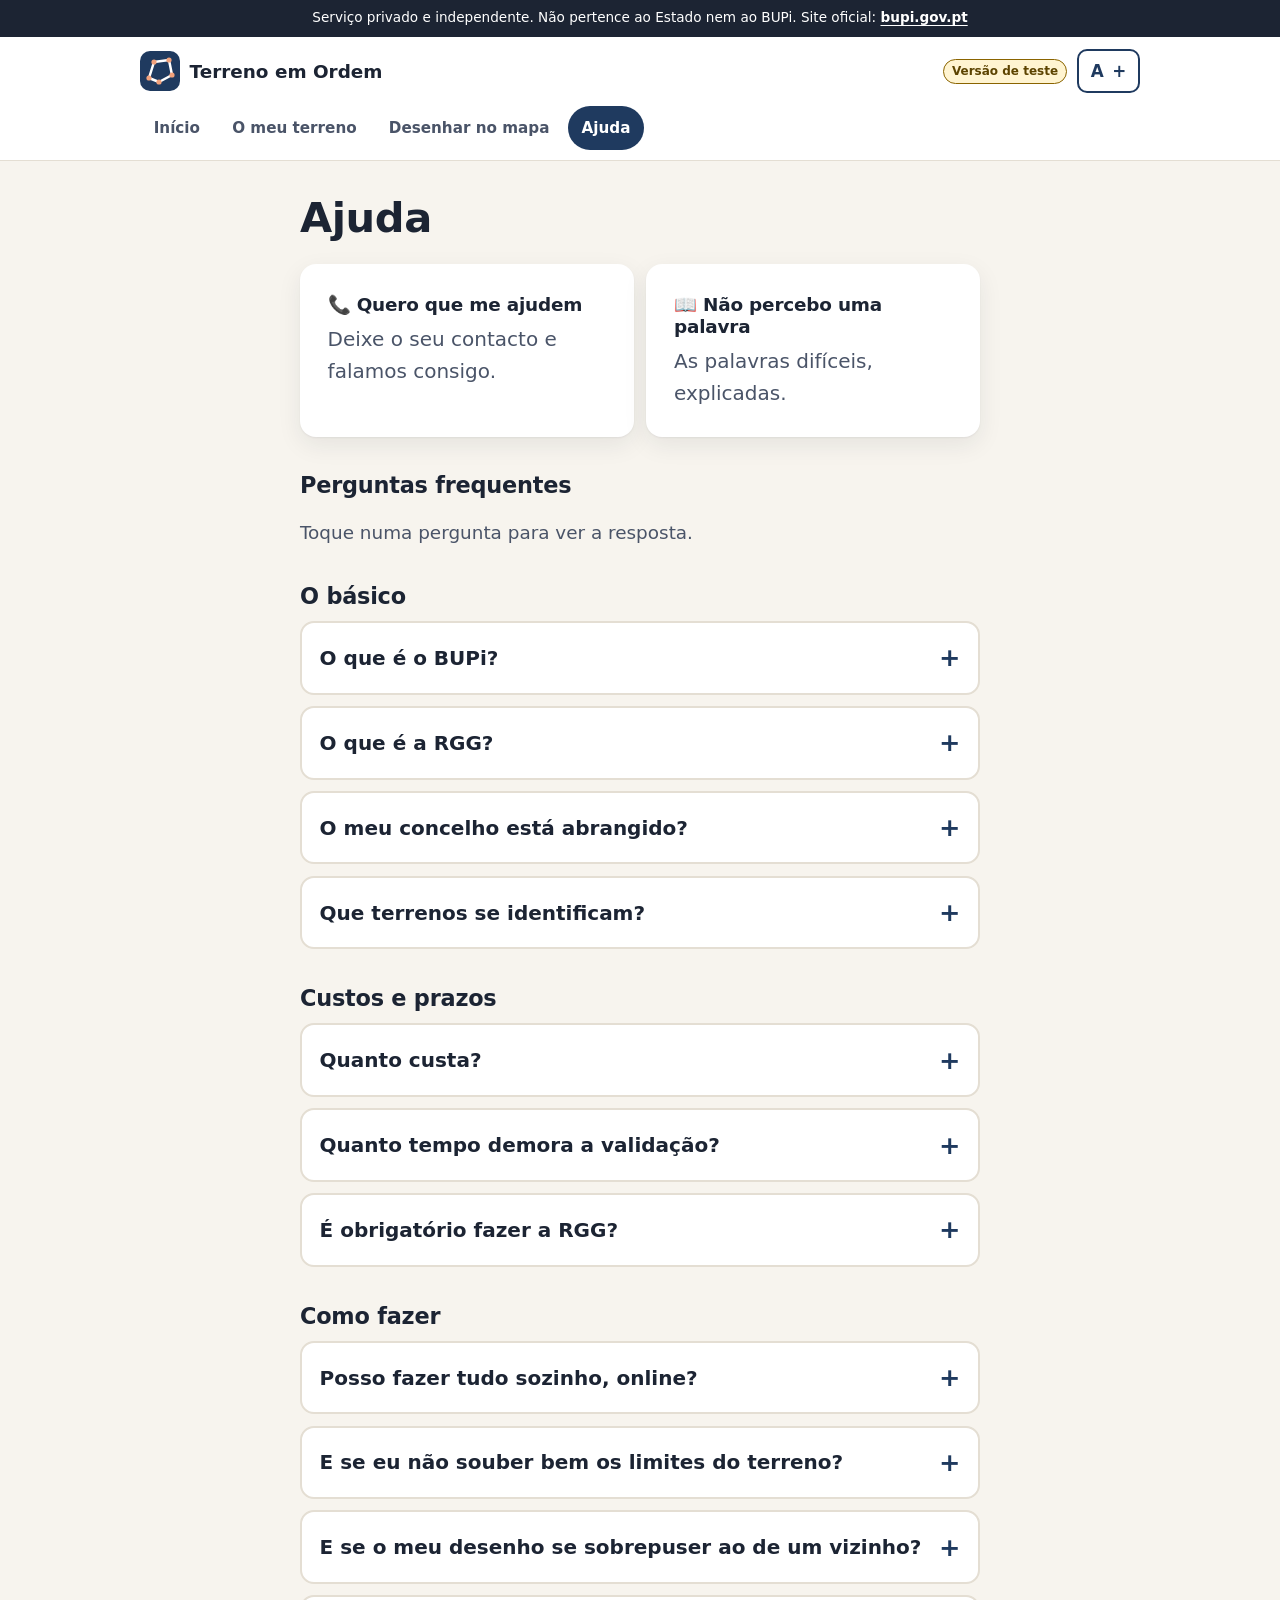
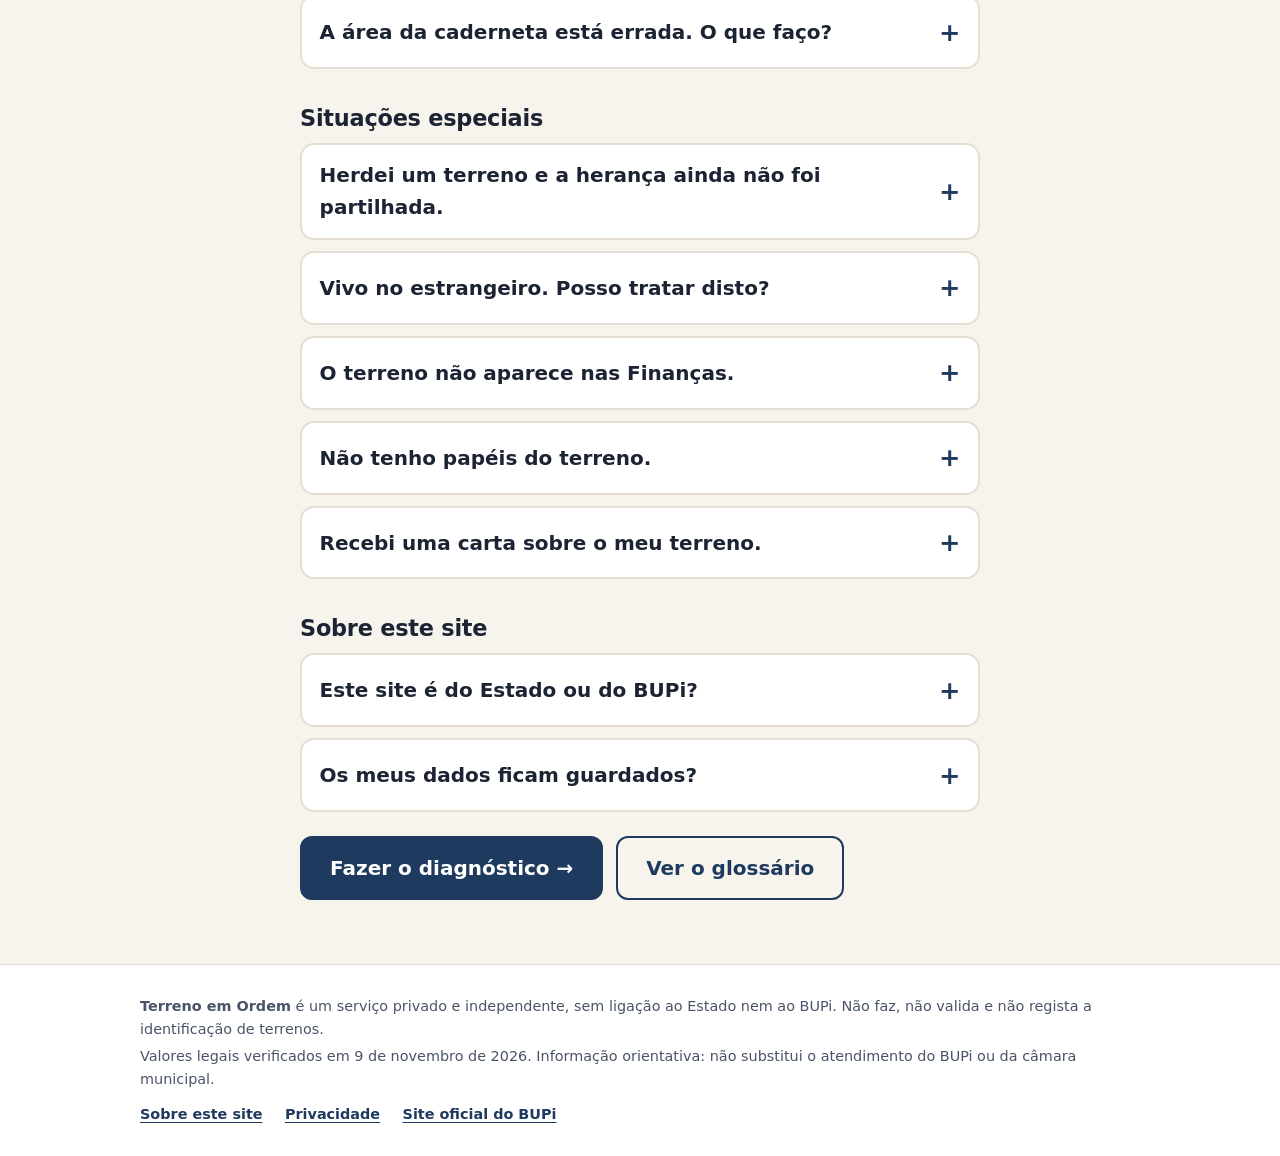
<file: perguntas.html>
<!DOCTYPE html>
<html lang="pt-PT">
<head>
  <meta charset="utf-8">
  <meta name="viewport" content="width=device-width, initial-scale=1">
  <meta name="robots" content="noindex, nofollow">
  <meta name="theme-color" content="#1c2433">
  <link rel="icon" href="img/icone.svg" type="image/svg+xml">
  <title>Ajuda e perguntas frequentes · Terreno em Ordem (versão de teste)</title>
  <link rel="stylesheet" href="css/estilo.css">
  <script src="js/comum.js" defer></script>
</head>
<body>
<!-- cabecalho -->
  <a class="saltar" href="#conteudo">Saltar para o conteúdo</a>
  <div class="aviso-topo" role="note">
    Serviço privado e independente. Não pertence ao Estado nem ao BUPi.
    Site oficial: <a href="https://bupi.gov.pt">bupi.gov.pt</a>
  </div>

  <header class="cabecalho">
    <div class="contentor">
      <a class="marca" href="index.html">
        <svg viewBox="0 0 40 40" aria-hidden="true">
          <rect width="40" height="40" rx="10" fill="#1f3a5f"/>
          <path d="M9 27 L14 11 L29 9 L32 24 L19 31 Z" fill="none" stroke="#fff" stroke-width="2.5" stroke-linejoin="round"/>
          <circle cx="9" cy="27" r="2.6" fill="#f2a27c"/><circle cx="14" cy="11" r="2.6" fill="#f2a27c"/>
          <circle cx="29" cy="9" r="2.6" fill="#f2a27c"/><circle cx="32" cy="24" r="2.6" fill="#f2a27c"/>
          <circle cx="19" cy="31" r="2.6" fill="#f2a27c"/>
        </svg>
        Terreno em Ordem
      </a>
      <div class="cabecalho-acoes">
        <span class="etiqueta-teste">Versão de teste</span>
        <button type="button" class="botao-letra" data-letra aria-pressed="false"
                title="Aumentar ou diminuir o tamanho da letra">A<span aria-hidden="true">+</span>
          <span class="so-leitor">Letra maior</span></button>
      </div>
    </div>
    <nav class="menu contentor" aria-label="Menu principal">
      <a href="index.html">Início</a>
      <a href="diagnostico.html">O meu terreno</a>
      <a href="mapa.html">Desenhar no mapa</a>
      <a href="perguntas.html" aria-current="page">Ajuda</a>
    </nav>
  </header>
  <!-- /cabecalho -->

  <main id="conteudo">
    <div class="contentor contentor-estreito">
      <h1>Ajuda</h1>
      <div class="atalhos-ajuda">
        <a class="cartao cartao-ligacao" href="ajuda.html">
          <h2 class="titulo-cartao">📞 Quero que me ajudem</h2>
          <p>Deixe o seu contacto e falamos consigo.</p>
        </a>
        <a class="cartao cartao-ligacao" href="glossario.html">
          <h2 class="titulo-cartao">📖 Não percebo uma palavra</h2>
          <p>As palavras difíceis, explicadas.</p>
        </a>
      </div>
      <h2>Perguntas frequentes</h2>
      <p class="lead-pagina">Toque numa pergunta para ver a resposta.</p>

      <h2>O básico</h2>
      <div class="faq">
        <details>
          <summary>O que é o BUPi?</summary>
          <p>É o Balcão Único do Prédio: um serviço público, online e presencial, para identificar os terrenos
            rústicos e mistos nos concelhos que não têm cadastro.</p>
          <p class="fonte">Fonte: <a href="https://sta-informativo.bupi.gov.pt/media/Manual_preparacao_RGG_eletronica-1.pdf">BUPi, Manual de preparação para a RGG eletrónica</a></p>
        </details>
        <details>
          <summary>O que é a RGG?</summary>
          <p>É a <strong>Representação Gráfica Georreferenciada</strong>: o desenho dos limites do terreno
            sobre um mapa, com coordenadas. Depois de validada, fica associada ao terreno e recebe um número.</p>
          <p class="fonte">Fonte: <a href="https://sta-informativo.bupi.gov.pt/media/Manual_preparacao_RGG_eletronica-1.pdf">BUPi, Manual de preparação para a RGG eletrónica</a></p>
        </details>
        <details>
          <summary>O meu concelho está abrangido?</summary>
          <p>O BUPi aplica-se a <strong>153 concelhos do continente</strong> (todos a norte do Tejo) e a
            <strong>20 concelhos dos Açores e da Madeira</strong>, os que não têm cadastro. Nos outros
            concelhos, os limites dos terrenos já constam do cadastro da DGT.</p>
          <p><a href="diagnostico.html">Confirme o seu concelho no diagnóstico →</a></p>
          <p class="fonte">Fonte: <a href="https://info.portaldasfinancas.gov.pt/pt/informacao_fiscal/legislacao/diplomas_legislativos/Documents/Decreto_Lei_90_2023.pdf">Lei 65/2019, Anexo I (Decreto-Lei 90/2023)</a>;
            <a href="https://diariodarepublica.pt/dr/detalhe/decreto-lei/87-2026-1085738183">Anexo II (Decreto-Lei 87/2026)</a></p>
        </details>
        <details>
          <summary>Que terrenos se identificam?</summary>
          <p>Os prédios <strong>rústicos</strong> e <strong>mistos</strong>. Um prédio misto (terreno com casa,
            por exemplo) identifica-se inteiro. Um prédio só urbano não se identifica no BUPi.</p>
          <p class="fonte">Fonte: <a href="https://sta-informativo.bupi.gov.pt/media/Manual_preparacao_RGG_eletronica-1.pdf">BUPi, Manual de preparação para a RGG eletrónica</a></p>
        </details>
      </div>

      <h2>Custos e prazos</h2>
      <div class="faq">
        <details>
          <summary>Quanto custa?</summary>
          <ul>
            <li>Feita por si, <strong>online</strong>: <span data-valor="rgg_online">ver tabela</span>.</li>
            <li>Feita por um técnico no <strong>balcão BUPi</strong>: <span data-valor="rgg_balcao_ate_9">ver tabela</span>
              por terreno; a partir do 10.º terreno do mesmo contribuinte, <span data-valor="rgg_balcao_desde_10">ver tabela</span>.</li>
            <li>O <strong>registo</strong> na Conservatória tem custos próprios, que deve confirmar lá.</li>
          </ul>
          <p class="fonte">Fonte: <a href="https://bupi.gov.pt/pt/perguntas-frequentes">BUPi, Perguntas frequentes</a>;
            <a href="https://diariodarepublica.pt/dr/detalhe/decreto-lei/87-2026-1085738183">Decreto-Lei 87/2026</a></p>
        </details>
        <details>
          <summary>Quanto tempo demora a validação?</summary>
          <p>Um técnico valida a RGG em <span data-valor="prazo_validacao">ver tabela</span>. Se lhe pedir
            correções, tem <span data-valor="prazo_correcao">ver tabela</span> para responder; caso contrário,
            a RGG é recusada.</p>
          <p class="fonte">Fonte: <a href="https://diariodarepublica.pt/dr/detalhe/decreto-regulamentar/8-2026-1172217158">Decreto Regulamentar 8/2026</a></p>
        </details>
        <details>
          <summary>É obrigatório fazer a RGG?</summary>
          <p>Desde 16 de abril de 2026, o número da RGG tem de constar:</p>
          <ul>
            <li>dos documentos de <strong>venda, doação, partilha</strong> e outras transmissões de terrenos rústicos e mistos;</li>
            <li>dos pedidos de <strong>apoios, subsídios e incentivos</strong> sobre esses terrenos.</li>
          </ul>
          <p>Há exceções, por exemplo, quando o terreno já está no cadastro.</p>
          <p class="fonte">Fonte: <a href="https://diariodarepublica.pt/dr/detalhe/decreto-lei/87-2026-1085738183">Decreto-Lei 87/2026</a></p>
        </details>
      </div>

      <h2>Como fazer</h2>
      <div class="faq">
        <details>
          <summary>Posso fazer tudo sozinho, online?</summary>
          <p>Sim. Entra na <a href="https://cidadao.bupi.gov.pt/">plataforma do BUPi</a> com o Cartão de Cidadão
            (com PIN e leitor) ou com a Chave Móvel Digital, desenha o terreno, junta os documentos e submete.
            Se preferir, um técnico faz isso consigo num <a href="https://bupi.gov.pt/pt/balcoes-bupi">balcão BUPi</a>.</p>
          <p class="caixa">Este site <strong>nunca</strong> lhe pede a Chave Móvel Digital, PINs, palavras-passe
            ou números do Cartão de Cidadão.</p>
          <p class="fonte">Fonte: <a href="https://bupi.gov.pt/pt/passo-a-passo">BUPi, Passo a passo</a></p>
        </details>
        <details>
          <summary>E se eu não souber bem os limites do terreno?</summary>
          <p>Fale com os vizinhos: eles costumam saber onde ficam as estremas. Pode também usar a App BUPi
            no terreno (marca os cantos com GPS) ou pedir ajuda num balcão BUPi. Neste site pode fazer um
            <a href="mapa.html">esboço no mapa</a> para se preparar.</p>
          <p class="fonte">Fonte: <a href="https://sta-informativo.bupi.gov.pt/media/Manual_preparacao_RGG_eletronica-1.pdf">BUPi, Manual de preparação para a RGG eletrónica</a></p>
        </details>
        <details>
          <summary>E se o meu desenho se sobrepuser ao de um vizinho?</summary>
          <p>A RGG fica validada <strong>«com reserva»</strong>. Pode depois resolver-se por conciliação
            administrativa (com um conciliador) e, em último caso, num julgado de paz, por arbitragem ou em tribunal.</p>
          <p class="fonte">Fonte: <a href="https://bupi.gov.pt/pt/perguntas-frequentes">BUPi, Perguntas frequentes</a>;
            <a href="https://diariodarepublica.pt/dr/detalhe/decreto-regulamentar/8-2026-1172217158">Decreto Regulamentar 8/2026</a></p>
        </details>
        <details>
          <summary>A área da caderneta está errada. O que faço?</summary>
          <p>Faça a RGG com os limites reais: a nova área é comunicada às Finanças. Se o erro for noutro dado
            da caderneta (por exemplo, as confrontações), corrija primeiro nas Finanças.</p>
          <p class="fonte">Fonte: <a href="https://bupi.gov.pt/pt/perguntas-frequentes">BUPi, Perguntas frequentes</a></p>
        </details>
      </div>

      <h2>Situações especiais</h2>
      <div class="faq">
        <details>
          <summary>Herdei um terreno e a herança ainda não foi partilhada.</summary>
          <p>Qualquer herdeiro pode tratar da RGG. Precisa da caderneta e de <strong>um</strong> destes documentos:
            comprovativo do NIF da herança, habilitação de herdeiros, participação do Imposto do Selo, ou testamento
            com o óbito averbado.</p>
          <p class="fonte">Fonte: <a href="https://sta-informativo.bupi.gov.pt/media/Manual_preparacao_RGG_eletronica-1.pdf">BUPi, Manual de preparação para a RGG eletrónica</a></p>
        </details>
        <details>
          <summary>Vivo no estrangeiro. Posso tratar disto?</summary>
          <p>Sim. Pode fazer tudo online, a partir de qualquer país, com o Cartão de Cidadão ou a Chave Móvel Digital.</p>
          <p>Se preferir que alguém trate por si em Portugal, precisa de uma procuração. As formalidades de uma
            procuração assinada no estrangeiro não foram confirmadas por nós: informe-se no consulado ou no BUPi.</p>
          <p class="fonte">Fonte: <a href="https://portugal.gov.pt/gc25/comunicacao/comunicados/bupi-no-portal-das-comunidades-portuguesas-">Governo de Portugal, BUPi no Portal das Comunidades</a></p>
        </details>
        <details>
          <summary>O terreno não aparece nas Finanças.</summary>
          <p>É um prédio «omisso». O processo começa num balcão BUPi, com uma declaração para iniciar a inscrição
            do terreno; depois entrega o requerimento nas Finanças, com a aceitação dos limites assinada por pelo menos
            <span data-valor="confinantes_omisso">dois</span> vizinhos. Depois da inscrição tem
            <span data-valor="prazo_omisso_rgg">ver tabela</span> para concluir a RGG.</p>
          <p class="fonte">Fonte: <a href="https://diariodarepublica.pt/dr/detalhe/decreto-lei/87-2026-1085738183">Decreto-Lei 87/2026</a>;
            <a href="https://bupi.gov.pt/pt/perguntas-frequentes">BUPi, Perguntas frequentes</a></p>
        </details>
        <details>
          <summary>Não tenho papéis do terreno.</summary>
          <p>No BUPi pode identificar-se como «possuidor». Para o terreno ficar em seu nome, é preciso uma
            <strong>justificação de direitos</strong> (por exemplo, por usucapião), tratada na Conservatória.
            O procedimento especial de justificação custa <span data-valor="proc_especial_justificacao">ver tabela</span>.</p>
          <p class="fonte">Fonte: <a href="https://bupi.gov.pt/pt/perguntas-frequentes">BUPi, Perguntas frequentes</a>;
            <a href="https://diariodarepublica.pt/dr/detalhe/decreto-lei/87-2026-1085738183">Decreto-Lei 87/2026</a></p>
        </details>
        <details>
          <summary>Recebi uma carta sobre o meu terreno.</summary>
          <p>De 3 em 3 meses, o Estado envia aos donos cartas ou emails com a localização estimada do terreno,
            para os incentivar a fazer a RGG. Se a carta for uma <strong>notificação do registo predial</strong>,
            tem <span data-valor="prazo_notificacao_irn">ver tabela</span> para regularizar; se não o fizer, pode
            começar o procedimento de «prédio sem dono conhecido».</p>
          <p class="caixa caixa-aviso">Desconfie de cartas, emails ou mensagens que peçam pagamentos, senhas ou
            códigos. Na dúvida, contacte o BUPi pelos meios indicados em <a href="https://bupi.gov.pt">bupi.gov.pt</a>.</p>
          <p class="fonte">Fonte: <a href="https://diariodarepublica.pt/dr/detalhe/decreto-lei/87-2026-1085738183">Decreto-Lei 87/2026</a>;
            <a href="https://diariodarepublica.pt/dr/detalhe/decreto-regulamentar/8-2026-1172217158">Decreto Regulamentar 8/2026</a></p>
        </details>
      </div>

      <h2>Sobre este site</h2>
      <div class="faq">
        <details>
          <summary>Este site é do Estado ou do BUPi?</summary>
          <p><strong>Não.</strong> É um serviço privado e independente. Ajuda a preparar o processo, mas não faz,
            não valida e não regista a RGG. O site oficial é <a href="https://bupi.gov.pt">bupi.gov.pt</a>.</p>
        </details>
        <details>
          <summary>Os meus dados ficam guardados?</summary>
          <p>As respostas do diagnóstico e o desenho do mapa ficam só no seu aparelho. Veja a
            <a href="privacidade.html">política de privacidade</a>.</p>
        </details>
      </div>

      <div class="botoes">
        <a class="botao" href="diagnostico.html">Fazer o diagnóstico →</a>
        <a class="botao botao-secundario" href="glossario.html">Ver o glossário</a>
      </div>
    </div>
  </main>

<!-- rodape -->
  <footer>
    <div class="contentor">
      <p><strong>Terreno em Ordem</strong> é um serviço privado e independente, sem ligação ao Estado nem ao BUPi.
        Não faz, não valida e não regista a identificação de terrenos.</p>
      <p>Valores legais verificados em <span data-data-verificacao>novembro de 2026</span>.
        Informação orientativa: não substitui o atendimento do BUPi ou da câmara municipal.</p>
      <p class="rodape-links">
        <a href="sobre.html">Sobre este site</a>
        <a href="privacidade.html">Privacidade</a>
        <a href="https://bupi.gov.pt">Site oficial do BUPi</a>
      </p>
    </div>
  </footer>
  <!-- /rodape -->
</body>
</html>
</file>
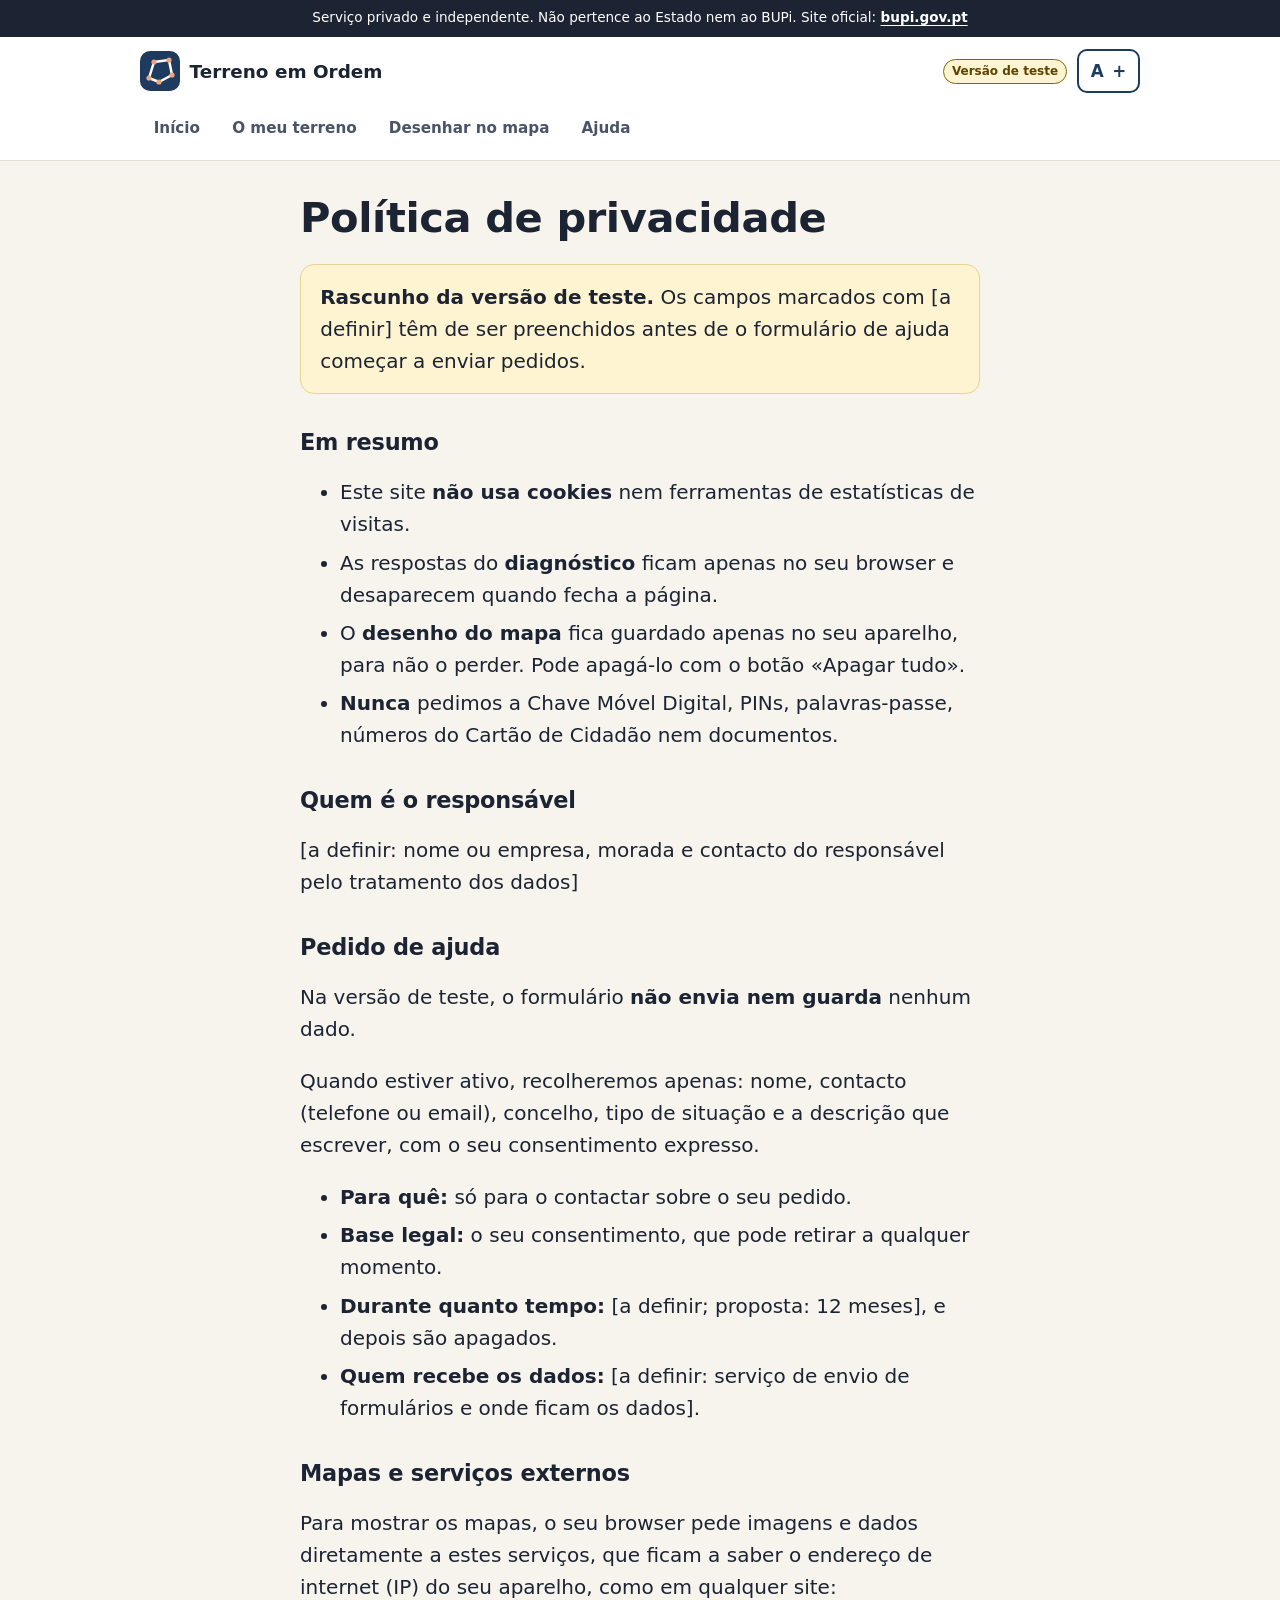
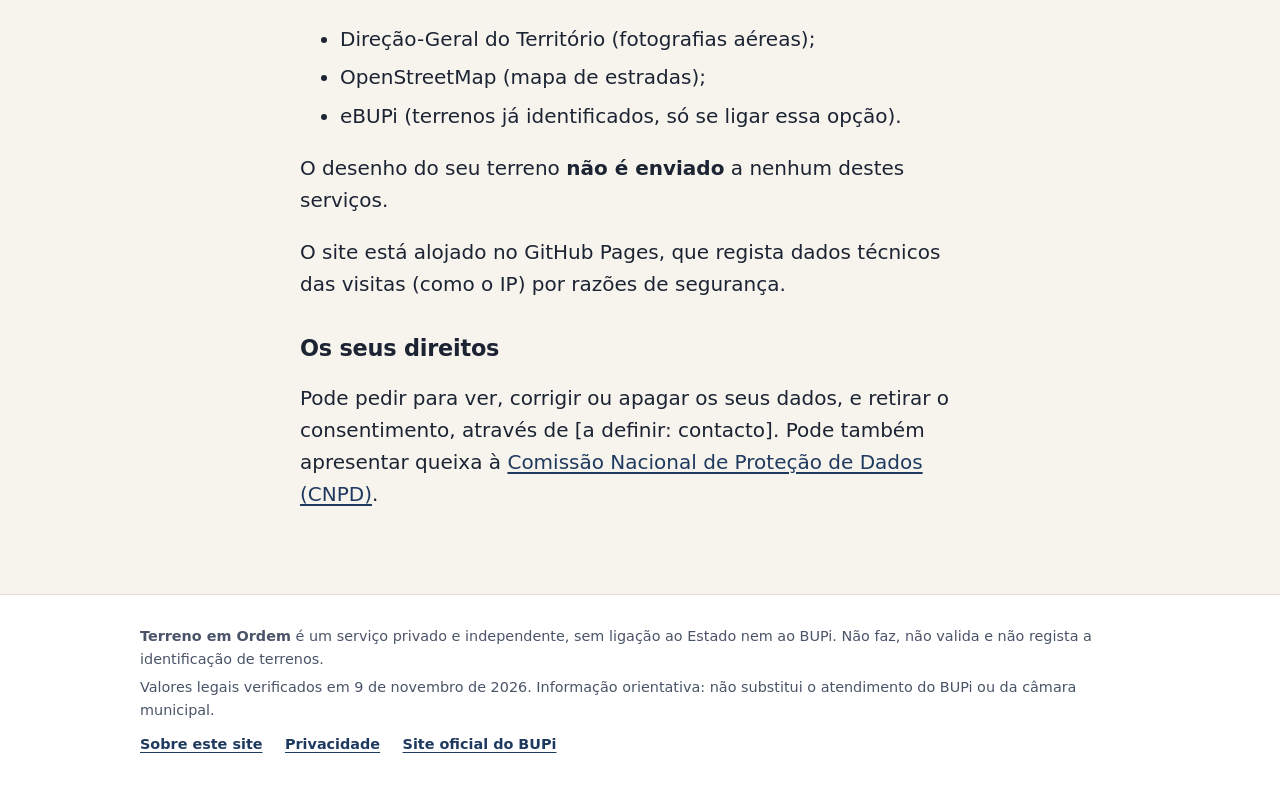
<file: privacidade.html>
<!DOCTYPE html>
<html lang="pt-PT">
<head>
  <meta charset="utf-8">
  <meta name="viewport" content="width=device-width, initial-scale=1">
  <meta name="robots" content="noindex, nofollow">
  <meta name="theme-color" content="#1c2433">
  <link rel="icon" href="img/icone.svg" type="image/svg+xml">
  <title>Privacidade · Terreno em Ordem (versão de teste)</title>
  <link rel="stylesheet" href="css/estilo.css">
  <script src="js/comum.js" defer></script>
</head>
<body>
<!-- cabecalho -->
  <a class="saltar" href="#conteudo">Saltar para o conteúdo</a>
  <div class="aviso-topo" role="note">
    Serviço privado e independente. Não pertence ao Estado nem ao BUPi.
    Site oficial: <a href="https://bupi.gov.pt">bupi.gov.pt</a>
  </div>

  <header class="cabecalho">
    <div class="contentor">
      <a class="marca" href="index.html">
        <svg viewBox="0 0 40 40" aria-hidden="true">
          <rect width="40" height="40" rx="10" fill="#1f3a5f"/>
          <path d="M9 27 L14 11 L29 9 L32 24 L19 31 Z" fill="none" stroke="#fff" stroke-width="2.5" stroke-linejoin="round"/>
          <circle cx="9" cy="27" r="2.6" fill="#f2a27c"/><circle cx="14" cy="11" r="2.6" fill="#f2a27c"/>
          <circle cx="29" cy="9" r="2.6" fill="#f2a27c"/><circle cx="32" cy="24" r="2.6" fill="#f2a27c"/>
          <circle cx="19" cy="31" r="2.6" fill="#f2a27c"/>
        </svg>
        Terreno em Ordem
      </a>
      <div class="cabecalho-acoes">
        <span class="etiqueta-teste">Versão de teste</span>
        <button type="button" class="botao-letra" data-letra aria-pressed="false"
                title="Aumentar ou diminuir o tamanho da letra">A<span aria-hidden="true">+</span>
          <span class="so-leitor">Letra maior</span></button>
      </div>
    </div>
    <nav class="menu contentor" aria-label="Menu principal">
      <a href="index.html">Início</a>
      <a href="diagnostico.html">O meu terreno</a>
      <a href="mapa.html">Desenhar no mapa</a>
      <a href="perguntas.html">Ajuda</a>
    </nav>
  </header>
  <!-- /cabecalho -->

  <main id="conteudo">
    <div class="contentor contentor-estreito texto-longo">
      <h1>Política de privacidade</h1>

      <div class="caixa caixa-aviso" role="note">
        <strong>Rascunho da versão de teste.</strong> Os campos marcados com [a definir] têm de ser preenchidos
        antes de o formulário de ajuda começar a enviar pedidos.
      </div>

      <h2>Em resumo</h2>
      <ul>
        <li>Este site <strong>não usa cookies</strong> nem ferramentas de estatísticas de visitas.</li>
        <li>As respostas do <strong>diagnóstico</strong> ficam apenas no seu browser e desaparecem quando fecha a página.</li>
        <li>O <strong>desenho do mapa</strong> fica guardado apenas no seu aparelho, para não o perder. Pode apagá-lo
          com o botão «Apagar tudo».</li>
        <li><strong>Nunca</strong> pedimos a Chave Móvel Digital, PINs, palavras-passe, números do Cartão de Cidadão
          nem documentos.</li>
      </ul>

      <h2>Quem é o responsável</h2>
      <p>[a definir: nome ou empresa, morada e contacto do responsável pelo tratamento dos dados]</p>

      <h2>Pedido de ajuda</h2>
      <p>Na versão de teste, o formulário <strong>não envia nem guarda</strong> nenhum dado.</p>
      <p>Quando estiver ativo, recolheremos apenas: nome, contacto (telefone ou email), concelho, tipo de situação
        e a descrição que escrever, com o seu consentimento expresso.</p>
      <ul>
        <li><strong>Para quê:</strong> só para o contactar sobre o seu pedido.</li>
        <li><strong>Base legal:</strong> o seu consentimento, que pode retirar a qualquer momento.</li>
        <li><strong>Durante quanto tempo:</strong> [a definir; proposta: 12 meses], e depois são apagados.</li>
        <li><strong>Quem recebe os dados:</strong> [a definir: serviço de envio de formulários e onde ficam os dados].</li>
      </ul>

      <h2>Mapas e serviços externos</h2>
      <p>Para mostrar os mapas, o seu browser pede imagens e dados diretamente a estes serviços, que ficam a saber
        o endereço de internet (IP) do seu aparelho, como em qualquer site:</p>
      <ul>
        <li>Direção-Geral do Território (fotografias aéreas);</li>
        <li>OpenStreetMap (mapa de estradas);</li>
        <li>eBUPi (terrenos já identificados, só se ligar essa opção).</li>
      </ul>
      <p>O desenho do seu terreno <strong>não é enviado</strong> a nenhum destes serviços.</p>
      <p>O site está alojado no GitHub Pages, que regista dados técnicos das visitas (como o IP) por razões de segurança.</p>

      <h2>Os seus direitos</h2>
      <p>Pode pedir para ver, corrigir ou apagar os seus dados, e retirar o consentimento, através de
        [a definir: contacto]. Pode também apresentar queixa à
        <a href="https://www.cnpd.pt/">Comissão Nacional de Proteção de Dados (CNPD)</a>.</p>
    </div>
  </main>

<!-- rodape -->
  <footer>
    <div class="contentor">
      <p><strong>Terreno em Ordem</strong> é um serviço privado e independente, sem ligação ao Estado nem ao BUPi.
        Não faz, não valida e não regista a identificação de terrenos.</p>
      <p>Valores legais verificados em <span data-data-verificacao>novembro de 2026</span>.
        Informação orientativa: não substitui o atendimento do BUPi ou da câmara municipal.</p>
      <p class="rodape-links">
        <a href="sobre.html">Sobre este site</a>
        <a href="privacidade.html">Privacidade</a>
        <a href="https://bupi.gov.pt">Site oficial do BUPi</a>
      </p>
    </div>
  </footer>
  <!-- /rodape -->
</body>
</html>
</file>
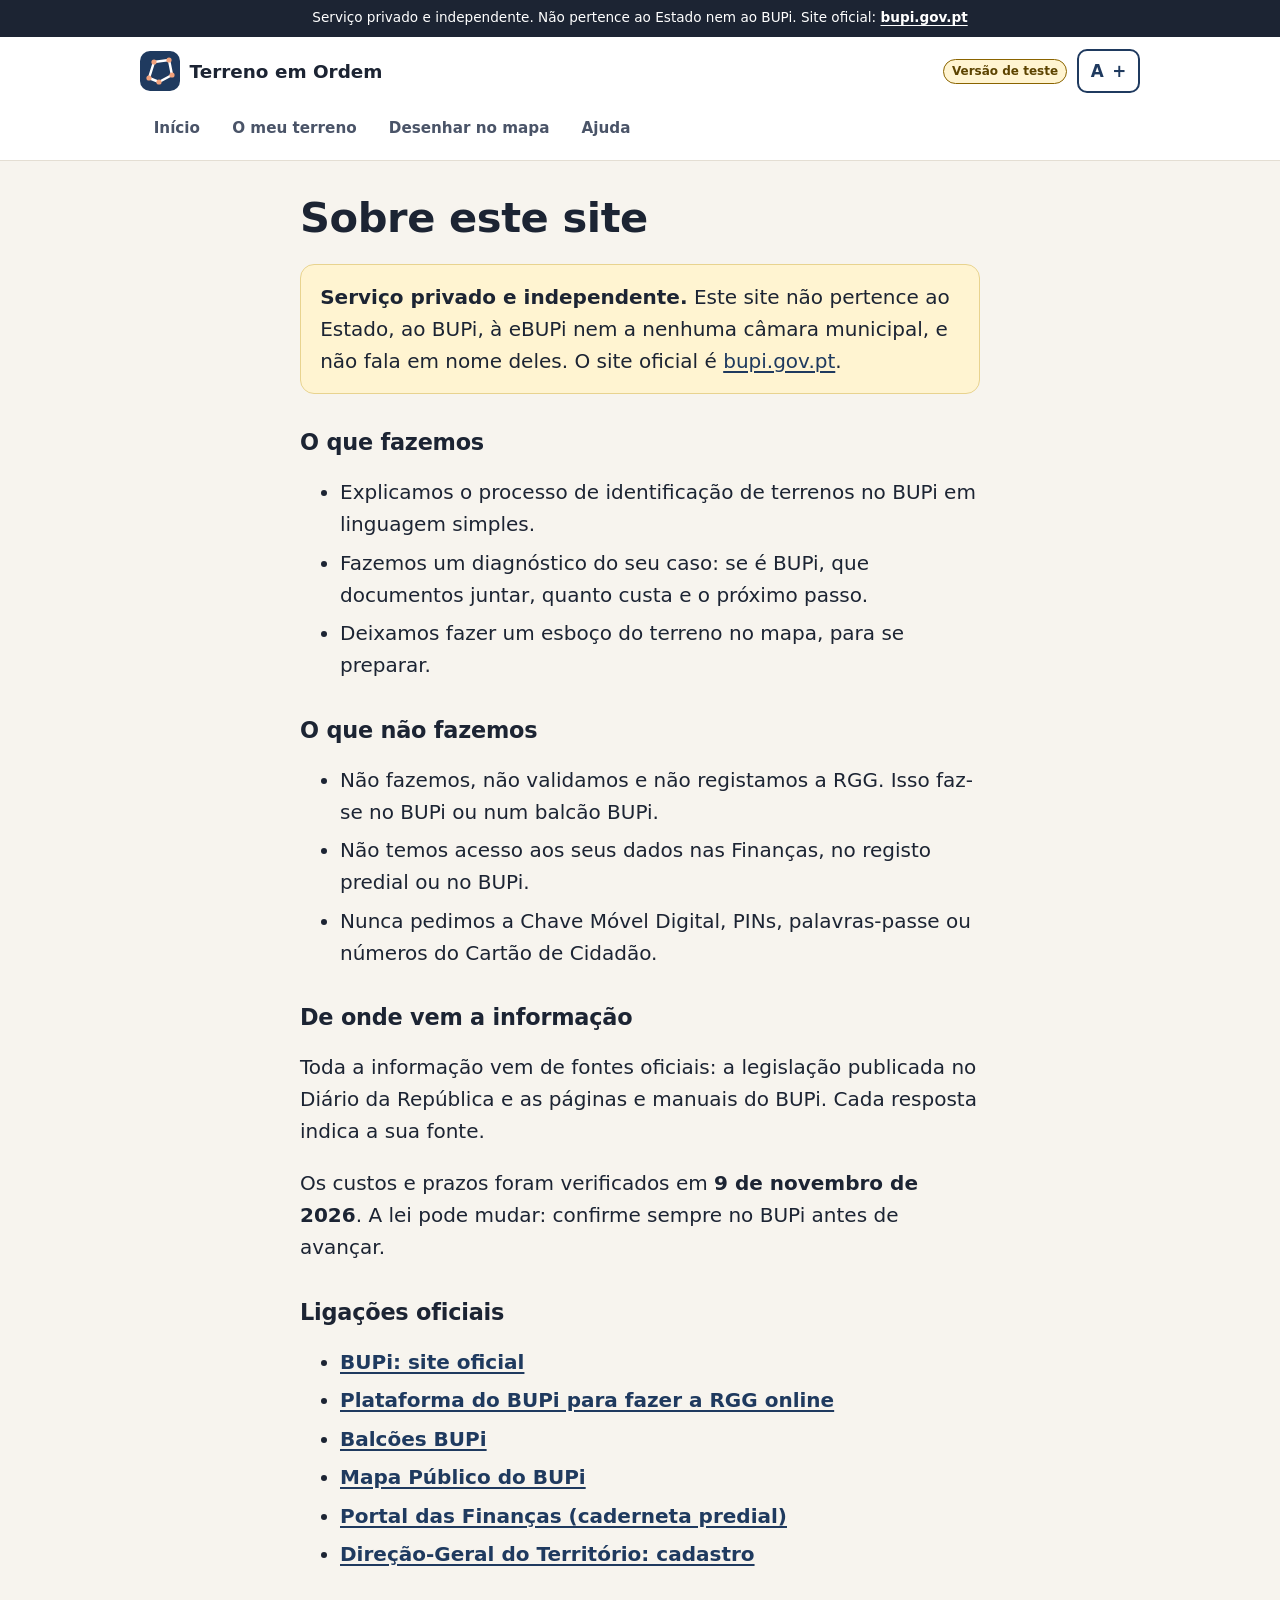
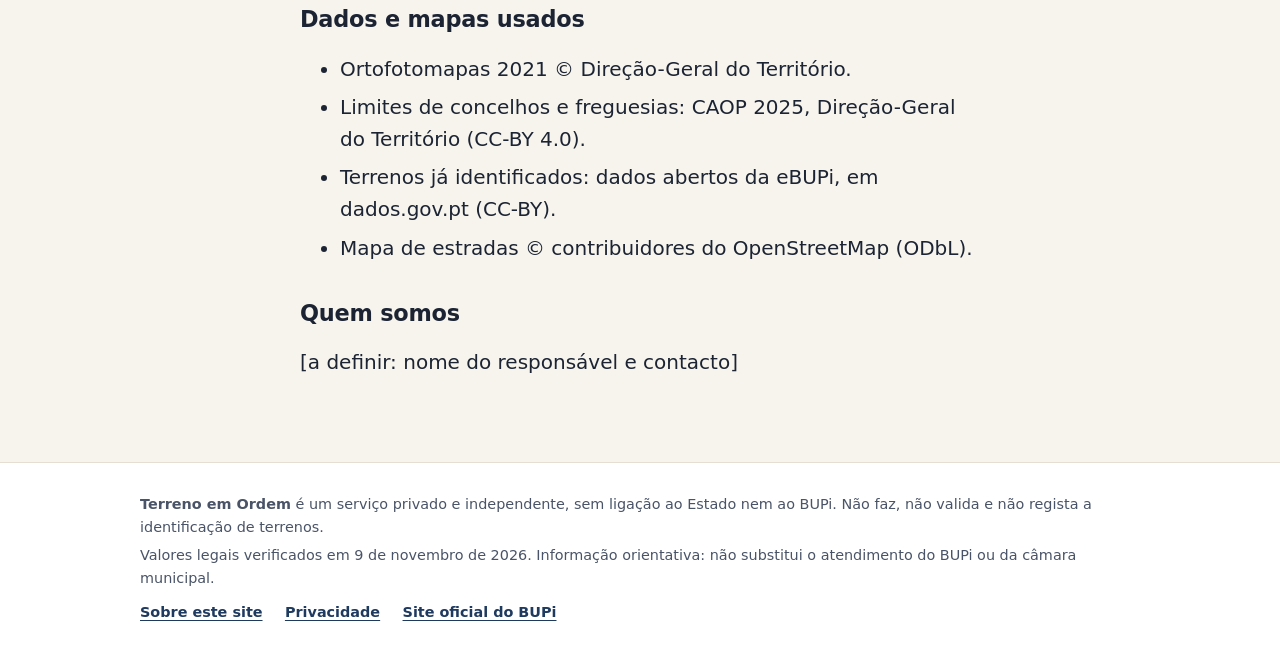
<file: sobre.html>
<!DOCTYPE html>
<html lang="pt-PT">
<head>
  <meta charset="utf-8">
  <meta name="viewport" content="width=device-width, initial-scale=1">
  <meta name="robots" content="noindex, nofollow">
  <meta name="theme-color" content="#1c2433">
  <link rel="icon" href="img/icone.svg" type="image/svg+xml">
  <title>Sobre este site · Terreno em Ordem (versão de teste)</title>
  <link rel="stylesheet" href="css/estilo.css">
  <script src="js/comum.js" defer></script>
</head>
<body>
<!-- cabecalho -->
  <a class="saltar" href="#conteudo">Saltar para o conteúdo</a>
  <div class="aviso-topo" role="note">
    Serviço privado e independente. Não pertence ao Estado nem ao BUPi.
    Site oficial: <a href="https://bupi.gov.pt">bupi.gov.pt</a>
  </div>

  <header class="cabecalho">
    <div class="contentor">
      <a class="marca" href="index.html">
        <svg viewBox="0 0 40 40" aria-hidden="true">
          <rect width="40" height="40" rx="10" fill="#1f3a5f"/>
          <path d="M9 27 L14 11 L29 9 L32 24 L19 31 Z" fill="none" stroke="#fff" stroke-width="2.5" stroke-linejoin="round"/>
          <circle cx="9" cy="27" r="2.6" fill="#f2a27c"/><circle cx="14" cy="11" r="2.6" fill="#f2a27c"/>
          <circle cx="29" cy="9" r="2.6" fill="#f2a27c"/><circle cx="32" cy="24" r="2.6" fill="#f2a27c"/>
          <circle cx="19" cy="31" r="2.6" fill="#f2a27c"/>
        </svg>
        Terreno em Ordem
      </a>
      <div class="cabecalho-acoes">
        <span class="etiqueta-teste">Versão de teste</span>
        <button type="button" class="botao-letra" data-letra aria-pressed="false"
                title="Aumentar ou diminuir o tamanho da letra">A<span aria-hidden="true">+</span>
          <span class="so-leitor">Letra maior</span></button>
      </div>
    </div>
    <nav class="menu contentor" aria-label="Menu principal">
      <a href="index.html">Início</a>
      <a href="diagnostico.html">O meu terreno</a>
      <a href="mapa.html">Desenhar no mapa</a>
      <a href="perguntas.html">Ajuda</a>
    </nav>
  </header>
  <!-- /cabecalho -->

  <main id="conteudo">
    <div class="contentor contentor-estreito texto-longo">
      <h1>Sobre este site</h1>

      <div class="caixa caixa-aviso" role="note">
        <strong>Serviço privado e independente.</strong> Este site não pertence ao Estado, ao BUPi, à eBUPi
        nem a nenhuma câmara municipal, e não fala em nome deles. O site oficial é
        <a href="https://bupi.gov.pt">bupi.gov.pt</a>.
      </div>

      <h2>O que fazemos</h2>
      <ul>
        <li>Explicamos o processo de identificação de terrenos no BUPi em linguagem simples.</li>
        <li>Fazemos um diagnóstico do seu caso: se é BUPi, que documentos juntar, quanto custa e o próximo passo.</li>
        <li>Deixamos fazer um esboço do terreno no mapa, para se preparar.</li>
      </ul>

      <h2>O que não fazemos</h2>
      <ul>
        <li>Não fazemos, não validamos e não registamos a RGG. Isso faz-se no BUPi ou num balcão BUPi.</li>
        <li>Não temos acesso aos seus dados nas Finanças, no registo predial ou no BUPi.</li>
        <li>Nunca pedimos a Chave Móvel Digital, PINs, palavras-passe ou números do Cartão de Cidadão.</li>
      </ul>

      <h2>De onde vem a informação</h2>
      <p>Toda a informação vem de fontes oficiais: a legislação publicada no Diário da República e as páginas
        e manuais do BUPi. Cada resposta indica a sua fonte.</p>
      <p>Os custos e prazos foram verificados em <strong><span data-data-verificacao>novembro de 2026</span></strong>.
        A lei pode mudar: confirme sempre no BUPi antes de avançar.</p>

      <h2>Ligações oficiais</h2>
      <ul class="lista-ligacoes">
        <li><a href="https://bupi.gov.pt">BUPi: site oficial</a></li>
        <li><a href="https://cidadao.bupi.gov.pt/">Plataforma do BUPi para fazer a RGG online</a></li>
        <li><a href="https://bupi.gov.pt/pt/balcoes-bupi">Balcões BUPi</a></li>
        <li><a href="https://mapapublico.bupi.gov.pt/pesquisaprocesso/">Mapa Público do BUPi</a></li>
        <li><a href="https://www.portaldasfinancas.gov.pt/">Portal das Finanças (caderneta predial)</a></li>
        <li><a href="https://www.dgterritorio.gov.pt/cadastro">Direção-Geral do Território: cadastro</a></li>
      </ul>

      <h2>Dados e mapas usados</h2>
      <ul>
        <li>Ortofotomapas 2021 © Direção-Geral do Território.</li>
        <li>Limites de concelhos e freguesias: CAOP 2025, Direção-Geral do Território (CC-BY 4.0).</li>
        <li>Terrenos já identificados: dados abertos da eBUPi, em dados.gov.pt (CC-BY).</li>
        <li>Mapa de estradas © contribuidores do OpenStreetMap (ODbL).</li>
      </ul>

      <h2>Quem somos</h2>
      <p>[a definir: nome do responsável e contacto]</p>
    </div>
  </main>

<!-- rodape -->
  <footer>
    <div class="contentor">
      <p><strong>Terreno em Ordem</strong> é um serviço privado e independente, sem ligação ao Estado nem ao BUPi.
        Não faz, não valida e não regista a identificação de terrenos.</p>
      <p>Valores legais verificados em <span data-data-verificacao>novembro de 2026</span>.
        Informação orientativa: não substitui o atendimento do BUPi ou da câmara municipal.</p>
      <p class="rodape-links">
        <a href="sobre.html">Sobre este site</a>
        <a href="privacidade.html">Privacidade</a>
        <a href="https://bupi.gov.pt">Site oficial do BUPi</a>
      </p>
    </div>
  </footer>
  <!-- /rodape -->
</body>
</html>
</file>
<file: css/estilo.css>
/* Estilo comum a todas as páginas.
   Moderno, mas pensado para pessoas mais velhas: letra grande, contraste alto,
   botões grandes. Cores próprias (não usamos as cores do BUPi nem do Governo). */

:root {
  --tinta: #1c2433;          /* texto principal (contraste ~15:1) */
  --tinta-suave: #4a5468;    /* texto secundário (contraste ~7.5:1) */
  --fundo: #f7f4ee;          /* fundo creme */
  --cartao: #ffffff;
  --primaria: #1f3a5f;       /* azul-tinta: botões (contraste ~11:1 com branco) */
  --primaria-escura: #142842;
  --terra: #a8471f;          /* terracota: destaques (contraste ~6:1) */
  --terra-clara: #fbeee6;
  --verde: #22663b;
  --verde-claro: #e7f3ea;
  --amarelo-claro: #fff4d1;
  --amarelo-borda: #8a6400;
  --linha: #e4ded3;
  --foco: #ffbf47;
  --raio: 16px;
  --sombra: 0 1px 2px rgba(28, 36, 51, .06), 0 8px 24px rgba(28, 36, 51, .08);
}

* { box-sizing: border-box; }
[hidden] { display: none !important; }

html { -webkit-text-size-adjust: 100%; }
html.letra-grande { font-size: 120%; }
.so-leitor { position: absolute; width: 1px; height: 1px; overflow: hidden; clip: rect(0 0 0 0); white-space: nowrap; }

body {
  font-family: system-ui, -apple-system, "Segoe UI", Roboto, "Helvetica Neue", Arial, sans-serif;
  font-size: 1.25rem;   /* 20 px; aumenta com o botão «A+» */
  line-height: 1.6;
  color: var(--tinta);
  background: var(--fundo);
  margin: 0;
}

a { color: var(--primaria); text-underline-offset: 3px; }
a:focus-visible, button:focus-visible, input:focus-visible {
  outline: 4px solid var(--foco);
  outline-offset: 3px;
}

h1, h2, h3 { line-height: 1.2; letter-spacing: -0.01em; }
[tabindex="-1"]:focus { outline: none; }
h1 { font-size: clamp(1.75rem, 5vw, 2.6rem); margin: 0 0 .5em; }
h2 { font-size: 1.4rem; margin: 1.6em 0 .5em; }
h3 { font-size: 1.15rem; margin: 0 0 .3em; }

/* ---------- Saltar para o conteúdo (teclado) ---------- */
.saltar {
  position: absolute;
  left: -9999px;
  top: .5rem;
  background: var(--foco);
  color: var(--tinta);
  font-weight: 700;
  padding: .6em 1em;
  border-radius: 8px;
  z-index: 1000;
}
.saltar:focus { left: .5rem; }

/* ---------- Faixa "serviço privado" ---------- */
.aviso-topo {
  background: var(--tinta);
  color: #fff;
  font-size: 0.85rem;
  padding: .55em 1rem;
  text-align: center;
}
.aviso-topo a { color: #fff; font-weight: bold; }

/* ---------- Cabeçalho ---------- */
.cabecalho {
  background: var(--cartao);
  border-bottom: 1px solid var(--linha);
}
.cabecalho .contentor {
  display: flex;
  align-items: center;
  justify-content: space-between;
  gap: 1rem;
  padding-top: .8rem;
  padding-bottom: .8rem;
}
.marca {
  display: flex;
  align-items: center;
  gap: .6rem;
  font-weight: 800;
  font-size: 1.15rem;
  color: var(--tinta);
  text-decoration: none;
}
.marca svg { width: 40px; height: 40px; flex: none; }
.cabecalho-acoes { display: flex; align-items: center; gap: .6rem; }
.botao-letra {
  min-height: 44px;
  min-width: 52px;
  padding: .2em .7em;
  font-size: 1.05rem;
  font-weight: 800;
  background: #fff;
  color: var(--primaria);
  border: 2px solid var(--primaria);
  border-radius: 10px;
}
.botao-letra:hover { background: #eef3fa; color: var(--primaria-escura); }
.botao-letra[aria-pressed="true"] { background: var(--primaria); color: #fff; }
.etiqueta-teste {
  font-size: .75rem;
  font-weight: bold;
  background: var(--amarelo-claro);
  color: #5c4300;
  border: 1px solid var(--amarelo-borda);
  border-radius: 999px;
  padding: .15em .7em;
  white-space: nowrap;
}

/* ---------- Estrutura ---------- */
.contentor {
  max-width: 1040px;
  margin: 0 auto;
  padding-left: 1.25rem;
  padding-right: 1.25rem;
}
.contentor-estreito { max-width: 720px; }
main { padding: 2rem 0 4rem; }

/* ---------- Página inicial: destaque ---------- */
.destaque {
  background:
    radial-gradient(circle at 85% 20%, rgba(168, 71, 31, .12), transparent 45%),
    linear-gradient(180deg, #fff 0%, var(--fundo) 100%);
  padding: 3rem 0 2.5rem;
  border-bottom: 1px solid var(--linha);
}
.destaque .grelha {
  display: grid;
  grid-template-columns: 1.3fr 1fr;
  gap: 2.5rem;
  align-items: center;
}
.destaque p.lead { font-size: 1.2rem; color: var(--tinta-suave); max-width: 32em; }
.sobretitulo {
  display: inline-block;
  font-size: .85rem;
  font-weight: bold;
  text-transform: uppercase;
  letter-spacing: .08em;
  color: var(--terra);
  margin-bottom: .6rem;
}
.ilustracao {
  background: var(--cartao);
  border-radius: 24px;
  box-shadow: var(--sombra);
  padding: 1rem;
}
.ilustracao svg { width: 100%; height: auto; display: block; }

@media (max-width: 760px) {
  .destaque .grelha { grid-template-columns: 1fr; }
  .ilustracao { display: none; }
  .destaque { padding-top: 2rem; }
}

/* ---------- Botões ---------- */
.botao, button {
  display: inline-flex;
  align-items: center;
  justify-content: center;
  gap: .5em;
  min-height: 56px;
  padding: .7em 1.4em;
  font: inherit;
  font-weight: 700;
  background: var(--primaria);
  color: #fff;
  border: 2px solid var(--primaria);
  border-radius: 12px;
  text-decoration: none;
  cursor: pointer;
  transition: background .15s, transform .15s, box-shadow .15s;
}
.botao:hover, button:hover {
  background: var(--primaria-escura);
  box-shadow: 0 6px 16px rgba(31, 58, 95, .25);
  transform: translateY(-1px);
}
.botao-secundario, button.botao-secundario {
  background: transparent;
  color: var(--primaria);
}
.botao-secundario:hover, button.botao-secundario:hover {
  background: #fff;
  color: var(--primaria-escura);
}
.botoes { display: flex; flex-wrap: wrap; gap: .8rem; margin-top: 1.5rem; }

/* ---------- Cartões ---------- */
.cartao {
  background: var(--cartao);
  border-radius: var(--raio);
  box-shadow: var(--sombra);
  padding: 1.6rem;
}
.grelha-3 {
  display: grid;
  grid-template-columns: repeat(auto-fit, minmax(240px, 1fr));
  gap: 1.2rem;
}
.passo-numero {
  display: inline-grid;
  place-items: center;
  width: 44px;
  height: 44px;
  border-radius: 50%;
  background: var(--terra-clara);
  color: var(--terra);
  font-weight: 800;
  margin-bottom: .6rem;
}
.cartao p { margin: 0; color: var(--tinta-suave); }

.lista-nao { list-style: none; padding: 0; margin: 0; }
.lista-nao li {
  display: flex;
  gap: .7rem;
  align-items: flex-start;
  padding: .5rem 0;
}
.lista-nao li::before {
  content: "✕";
  flex: none;
  display: inline-grid;
  place-items: center;
  width: 30px;
  height: 30px;
  border-radius: 50%;
  background: var(--terra-clara);
  color: var(--terra);
  font-weight: 800;
  font-size: .85rem;
  margin-top: .2rem;
}

/* ---------- Diagnóstico ---------- */
.voltar {
  display: inline-flex;
  align-items: center;
  gap: .3em;
  font-weight: 600;
  margin-bottom: 1.2rem;
}
.progresso { margin-bottom: 1.4rem; }
.progresso-texto { font-size: .9rem; font-weight: 700; color: var(--tinta-suave); }
.progresso-barra {
  height: 10px;
  background: var(--linha);
  border-radius: 999px;
  overflow: hidden;
  margin-top: .4rem;
}
.progresso-barra span {
  display: block;
  height: 100%;
  background: var(--terra);
  border-radius: 999px;
}

label { display: block; font-weight: 700; margin-bottom: .5em; }
input[type="text"] {
  width: 100%;
  font: inherit;
  font-size: 1.15rem;
  padding: .8em 1em;
  border: 2px solid #8b93a3;
  border-radius: 12px;
  background: #fff;
}
input[type="text"]:focus { border-color: var(--primaria); }
.ajuda { color: var(--tinta-suave); margin: .5em 0 0; font-size: .95rem; }
.estado { color: var(--tinta-suave); font-weight: 600; margin: 1.2rem 0 .4rem; }

.opcoes { list-style: none; padding: 0; margin: .5rem 0 0; display: grid; gap: .7rem; }
.opcoes button {
  width: 100%;
  justify-content: space-between;
  text-align: left;
  background: #fff;
  color: var(--tinta);
  border: 2px solid var(--linha);
  border-radius: 14px;
  padding: .9em 1.1em;
  box-shadow: 0 1px 2px rgba(28, 36, 51, .05);
}
.opcoes button::after {
  content: "→";
  font-size: 1.3rem;
  color: var(--primaria);
}
.opcoes button:hover {
  background: #fff;
  border-color: var(--primaria);
  box-shadow: 0 6px 16px rgba(28, 36, 51, .1);
}
.opcoes .local { display: block; font-weight: 400; color: var(--tinta-suave); font-size: .9rem; }

/* ---------- Caixas de resultado ---------- */
.selo {
  display: inline-flex;
  align-items: center;
  gap: .4em;
  font-size: .9rem;
  font-weight: 700;
  border-radius: 999px;
  padding: .3em .9em;
  margin-bottom: .8rem;
}
.selo-ok { background: var(--verde-claro); color: var(--verde); }
.selo-info { background: #e6edf6; color: var(--primaria); }

.caixa {
  border-radius: 14px;
  padding: 1rem 1.2rem;
  margin: 1rem 0;
  background: #e6edf6;
}
.caixa p { margin: .3em 0; }
.caixa-aviso { background: var(--amarelo-claro); border: 1px solid #e8d38f; }

.custos { display: grid; gap: .8rem; grid-template-columns: repeat(auto-fit, minmax(220px, 1fr)); }
.custo {
  border: 2px solid var(--linha);
  border-radius: 14px;
  padding: 1rem 1.2rem;
}
.custo .valor { font-size: 1.6rem; font-weight: 800; color: var(--tinta); display: block; }
.custo .rotulo { color: var(--tinta-suave); font-size: .95rem; }
.custo-destaque { border-color: var(--verde); background: var(--verde-claro); }

.fonte { font-size: .85rem; color: var(--tinta-suave); }

/* ---------- Rodapé ---------- */
footer {
  border-top: 1px solid var(--linha);
  background: #fff;
  padding: 1.6rem 0;
  font-size: .9rem;
  color: var(--tinta-suave);
}
footer p { margin: .3em 0; }
.rodape-links { display: flex; flex-wrap: wrap; gap: .4rem 1.4rem; margin-top: .8em !important; }
.rodape-links a { font-weight: 600; }


/* ---------- Menu ---------- */
.cabecalho .menu {
  display: flex;
  justify-content: flex-start;
  align-items: center;
  gap: .3rem;
  overflow-x: auto;
  padding-top: 0;
  padding-bottom: .6rem;
  scrollbar-width: none;
}
.cabecalho .menu a {
  flex: none;
  font-weight: 600;
  font-size: .95rem;
  color: var(--tinta-suave);
  text-decoration: none;
  padding: .45em .9em;
  border-radius: 999px;
  min-height: 44px;
  display: inline-flex;
  align-items: center;
}
.cabecalho .menu a:hover { background: var(--fundo); color: var(--tinta); }
.cabecalho .menu a[aria-current="page"] { background: var(--primaria); color: #fff; }

/* ---------- Mapa ---------- */
.mapa-grelha {
  display: grid;
  grid-template-columns: minmax(0, 1.6fr) minmax(320px, 1fr);
  gap: 1.2rem;
  align-items: start;
  margin-top: 1rem;
}
.mapa-coluna { position: sticky; top: 1rem; }
#mapa {
  height: min(75vh, 720px);
  border-radius: var(--raio);
  box-shadow: var(--sombra);
  z-index: 0;
}
#mapa.a-desenhar { cursor: crosshair; outline: 4px solid var(--terra); outline-offset: 2px; }
#mapa.a-desenhar .leaflet-grab { cursor: crosshair; }
.leaflet-container { font: inherit; font-size: .9rem; }
.leaflet-control-layers { font-size: .95rem; }
.leaflet-control-layers label { font-weight: 400; margin: .2em 0; }
.leaflet-bar a { width: 40px !important; height: 40px !important; line-height: 40px !important; font-size: 22px !important; }
.vertice span {
  display: grid;
  place-items: center;
  width: 30px;
  height: 30px;
  border-radius: 50%;
  background: #fff;
  border: 3px solid #ff6b2c;
  color: var(--tinta);
  font-weight: 800;
  font-size: .8rem;
  box-shadow: 0 1px 4px rgba(0, 0, 0, .4);
}
.painel { display: grid; gap: 1rem; }
.medida-lado { pointer-events: none; }
.botao-ficheiro { margin-top: .8rem; font-size: 1rem; min-height: 50px; padding: .5em 1em; cursor: pointer; }
#abrir-kml:focus-visible + .botao-ficheiro { outline: 4px solid var(--foco); outline-offset: 3px; }
.medida-lado span {
  display: inline-block;
  transform: translate(-50%, -50%);
  background: rgba(28, 36, 51, .85);
  color: #fff;
  font-weight: 700;
  font-size: .8rem;
  padding: .1em .45em;
  border-radius: 6px;
  white-space: nowrap;
}
.dica-zoom {
  margin-bottom: 30px !important;
  background: var(--tinta);
  color: #fff;
  font-weight: 700;
  padding: .4em .8em;
  border-radius: 8px;
  font-size: .9rem;
}
.sem-toque, .sem-toque * { pointer-events: none !important; }
.passo-mapa h2 { display: flex; align-items: center; gap: .6rem; margin: 0 0 .8rem; font-size: 1.2rem; }
.passo-mapa .passo-numero { margin: 0; width: 36px; height: 36px; flex: none; }
.nota-mapa { font-size: .95rem; color: var(--tinta-suave); margin: .5rem 0 0; }
.opcoes-compactas button { padding: .6em .9em; min-height: 48px; }
.botoes-compactos { margin-top: .8rem; gap: .5rem; }
.botoes-compactos button, .passo-mapa > button { min-height: 50px; padding: .5em 1em; font-size: 1rem; }
.opcao-pequena { font-weight: 600; font-size: 1rem; margin-top: .8rem; }
.linha-campos { display: flex; gap: .5rem; }
.linha-campos input { flex: 1; }
select {
  font: inherit;
  padding: .6em;
  border: 2px solid #8b93a3;
  border-radius: 12px;
  background: #fff;
  min-height: 56px;
}
.espaco-topo { margin-top: 1rem; }
.aviso-esboco { font-size: 1rem; }

@media (max-width: 900px) {
  .mapa-grelha { grid-template-columns: 1fr; }
  /* No telemóvel: instruções do passo, depois o mapa, depois «Mais opções». */
  .painel { display: contents; }
  .passo-mapa { order: -1; }
  .cartao-mais { order: 2; }
  .mapa-coluna { position: static; }
  #mapa { height: 62vh; }
}


/* ---------- Página inicial simplificada ---------- */
.botao-grande { font-size: 1.3rem; min-height: 68px; padding: .8em 2em; margin-top: .6rem; }
.grelha-2 { display: grid; grid-template-columns: repeat(auto-fit, minmax(260px, 1fr)); gap: 1.2rem; }
.nota-confianca { margin-top: 2rem; }
main > .destaque { margin-top: -2rem; margin-bottom: 1rem; }

/* ---------- Cartões que são ligações (página inicial) ---------- */
.cartao-ligacao {
  display: flex;
  flex-direction: column;
  gap: .4rem;
  text-decoration: none;
  color: var(--tinta);
  border: 2px solid transparent;
  transition: transform .15s, border-color .15s, box-shadow .15s;
}
.cartao-ligacao:hover { transform: translateY(-2px); border-color: var(--primaria); }
.cartao-ligacao h3 { margin: .2rem 0 0; }
.cartao-ligacao .seta { margin-top: auto; padding-top: .6rem; font-weight: 700; color: var(--primaria); }
.icone-ferramenta {
  display: inline-grid;
  place-items: center;
  width: 48px;
  height: 48px;
  border-radius: 12px;
  background: #e6edf6;
  color: var(--primaria);
  font-size: 1.4rem;
  font-weight: 800;
}

/* ---------- Páginas de texto ---------- */
.lead-pagina { font-size: 1.15rem; color: var(--tinta-suave); }
.texto-longo li { margin-bottom: .4rem; }
.lista-ligacoes a { font-weight: 600; }

/* Perguntas frequentes */
.faq { display: grid; gap: .7rem; }
.faq details {
  background: var(--cartao);
  border: 2px solid var(--linha);
  border-radius: 14px;
  padding: 0 1.1rem;
}
.faq details[open] { border-color: var(--primaria); box-shadow: var(--sombra); }
.faq summary {
  font-weight: 700;
  cursor: pointer;
  padding: .9rem 0;
  min-height: 56px;
  display: flex;
  align-items: center;
  justify-content: space-between;
  gap: 1rem;
  list-style: none;
}
.faq summary::-webkit-details-marker { display: none; }
.faq summary::after { content: "+"; font-size: 1.6rem; color: var(--primaria); flex: none; }
.faq details[open] summary::after { content: "−"; }
.faq details > :last-child { margin-bottom: 1rem; }

/* Glossário */
.glossario { margin: 1.2rem 0 0; display: grid; gap: .8rem; }
.termo {
  background: var(--cartao);
  border-radius: 14px;
  padding: 1rem 1.2rem;
  border: 2px solid var(--linha);
}
.termo dt { font-weight: 800; font-size: 1.1rem; }
.termo dd { margin: .3rem 0 0; color: var(--tinta-suave); }
.termo .fonte { display: block; margin-top: .4rem; }

/* Formulário */
.formulario { display: grid; gap: 1.3rem; margin-top: 1rem; }
.campo { margin: 0; }
fieldset.campo { border: 0; padding: 0; }
legend { font-weight: 700; margin-bottom: .5em; padding: 0; }
.escolhas-lado { display: flex; gap: .7rem; flex-wrap: wrap; }
.escolhas-lado .opcao-marcar { flex: 1; min-width: 140px; }
textarea {
  width: 100%;
  font: inherit;
  padding: .8em 1em;
  border: 2px solid #8b93a3;
  border-radius: 12px;
  resize: vertical;
}
select { width: 100%; }
.linha-campos select { width: auto; }
textarea:focus, select:focus { border-color: var(--primaria); outline: 4px solid var(--foco); outline-offset: 2px; }
[aria-invalid="true"] { border-color: #b3261e !important; }
.erro { color: #b3261e; font-weight: 700; margin: .4em 0 0; }
.consentimento { font-weight: 400; align-items: flex-start; }
.consentimento input { margin-top: .2rem; }
.armadilha { position: absolute; left: -9999px; width: 1px; height: 1px; overflow: hidden; }

/* ---------- Mapa: guia em 3 passos ---------- */
.guia-passos {
  list-style: none;
  display: flex;
  gap: .5rem;
  padding: 0;
  margin: 1rem 0 0;
  counter-reset: guia;
}
.guia-passos li {
  counter-increment: guia;
  flex: 1;
  text-align: center;
  font-weight: 700;
  font-size: .95rem;
  color: var(--tinta-suave);
  padding: .5rem .3rem;
  border-bottom: 5px solid var(--linha);
}
.guia-passos li::before { content: counter(guia) ". "; }
.guia-passos li.feito { color: var(--verde); border-color: var(--verde); }
.guia-passos li.feito::before { content: "✓ "; }
.guia-passos li.atual { color: var(--tinta); border-color: var(--terra); }
.largura-total { width: 100%; margin-top: .8rem; }
.ou { text-align: center; color: var(--tinta-suave); margin: .6rem 0 0; font-weight: 600; }
.contador-cantos { font-size: 1.15rem; font-weight: 800; margin: .8rem 0; }
.area-final .valor { font-size: 2.2rem; }
.cartao-mais { background: #fff; }
.passo-mapa h2:focus { outline: none; }
.passo-mapa p { margin: .5rem 0; }

/* ---------- Ajuda: atalhos no topo ---------- */
.titulo-cartao { font-size: 1.15rem; margin: .2rem 0 0; }
.atalhos-ajuda { display: grid; gap: .8rem; grid-template-columns: repeat(auto-fit, minmax(240px, 1fr)); margin: 1rem 0 2rem; }

/* ---------- Telemóvel ---------- */
@media (max-width: 480px) {
  .cabecalho .menu { display: grid; grid-template-columns: 1fr 1fr; overflow: visible; gap: .3rem; }
  .cabecalho .menu a { font-size: .95rem; padding: .35em .75em; min-height: 44px; justify-content: center; text-align: center; }
  .leaflet-control-attribution { font-size: .65rem !important; max-width: 70%; }
  .leaflet-control-layers-toggle { width: 44px !important; height: 44px !important; }
  .cartao { padding: 1.2rem 1rem; }
  .contentor { padding-left: .9rem; padding-right: .9rem; }
  main { padding-top: 1.2rem; }
}

/* ---------- Diagnóstico: opções escolhidas e caixas de marcar ---------- */
.opcoes button.escolhida { border-color: var(--primaria); background: #eef3fa; }
.caixa-ok { background: var(--verde-claro); border: 1px solid #b9dcc3; }

.opcao-marcar {
  display: flex;
  align-items: center;
  gap: .9rem;
  font-weight: 700;
  background: #fff;
  border: 2px solid var(--linha);
  border-radius: 14px;
  padding: .9em 1.1em;
  margin: 0;
  cursor: pointer;
  min-height: 56px;
}
.opcao-marcar:hover { border-color: var(--primaria); }
.opcao-marcar:has(input:checked) { border-color: var(--primaria); background: #eef3fa; }
.opcao-marcar input {
  width: 28px;
  height: 28px;
  flex: none;
  accent-color: var(--primaria);
}

/* ---------- Resultado ---------- */
.lista-docs { list-style: none; padding: 0; margin: 0; display: grid; gap: .8rem; }
.doc {
  display: flex;
  gap: .9rem;
  align-items: flex-start;
  border: 2px solid var(--linha);
  border-radius: 14px;
  padding: 1rem;
}
.doc p { margin: .3em 0; color: var(--tinta-suave); }
.doc .doc-titulo { display: block; }
.doc-icone {
  flex: none;
  display: inline-grid;
  place-items: center;
  width: 36px;
  height: 36px;
  border-radius: 50%;
  font-weight: 800;
  color: #fff;
}
.doc-etiqueta {
  display: inline-block;
  font-size: .8rem;
  font-weight: 800;
  text-transform: uppercase;
  letter-spacing: .05em;
  margin-bottom: .2rem;
}
.doc-tem { border-color: #b9dcc3; background: var(--verde-claro); }
.doc-tem .doc-icone { background: var(--verde); }
.doc-tem .doc-etiqueta { color: var(--verde); }
.doc-falta { border-color: #e8b9a3; background: var(--terra-clara); }
.doc-falta .doc-icone { background: var(--terra); }
.doc-falta .doc-etiqueta { color: var(--terra); }
.doc-info .doc-icone { background: var(--primaria); font-style: italic; font-family: Georgia, serif; }
.doc-info .doc-etiqueta { color: var(--primaria); }

.custo .fonte { display: block; margin-top: .4rem; }

.lista-cuidados, .lista-passos { padding-left: 1.3rem; }
.lista-cuidados li, .lista-passos li { margin-bottom: .8rem; }

.resumo {
  margin: 1.5rem 0;
  border: 2px solid var(--linha);
  border-radius: 14px;
  padding: .8rem 1rem;
}
.resumo summary { font-weight: 700; cursor: pointer; min-height: 32px; }
.resumo ul { padding-left: 1.2rem; }
.resumo li { margin: .3rem 0; color: var(--tinta-suave); }
.resumo li strong { color: var(--tinta); }

/* ---------- Resultado simplificado ---------- */
.resumo-plano { list-style: none; counter-reset: bloco; padding: 0; margin: 1.2rem 0; display: grid; gap: 1rem; }
.resumo-plano > li {
  counter-increment: bloco;
  position: relative;
  border: 2px solid var(--linha);
  border-radius: 16px;
  padding: 1rem 1.2rem 1rem 4.2rem;
}
.resumo-plano > li::before {
  content: counter(bloco);
  position: absolute;
  left: 1.1rem;
  top: 1rem;
  width: 40px;
  height: 40px;
  border-radius: 50%;
  display: grid;
  place-items: center;
  background: var(--primaria);
  color: #fff;
  font-weight: 800;
}
.resumo-plano h2 { margin: .2rem 0 .5rem; font-size: 1.25rem; }
.resumo-plano p { margin: .3rem 0; }
.resumo-plano ul, .resumo-plano ol { margin: .3rem 0; padding-left: 1.3rem; }
.resumo-plano li li { margin-bottom: .5rem; }
.lista-falta li::marker { color: var(--terra); }
.lista-falta { font-weight: 600; }
.tudo-ok, .ja-tem { color: var(--verde); font-weight: 600; }
.lista-custos { list-style: none; padding-left: 0 !important; }
.caixa-importante { background: var(--terra-clara); border: 2px solid #e8b9a3; }
.titulo-mais { margin-top: 2rem; }
details.mais, details.fontes {
  border: 2px solid var(--linha);
  border-radius: 14px;
  padding: 0 1rem;
  margin: .6rem 0;
  background: #fff;
}
details.mais > summary, details.fontes > summary {
  font-weight: 700;
  cursor: pointer;
  min-height: 56px;
  display: flex;
  align-items: center;
}
details.mais[open], details.fontes[open] { padding-bottom: 1rem; }
details.mais .lista-docs { margin-top: .5rem; }

/* ---------- Impressão ---------- */
@media print {
  body { font-size: 12pt; background: #fff; }
  .aviso-topo { background: #fff; color: #000; border-bottom: 1px solid #000; }
  .aviso-topo a { color: #000; }
  .cabecalho .etiqueta-teste, .voltar, .nao-imprimir, footer { display: none; }
  .cartao { box-shadow: none; padding: 0; }
  .doc, .custo, .caixa { break-inside: avoid; }
  .resumo { display: none; }
  details.mais > summary, details.fontes > summary { min-height: 0; }
  .resumo-plano > li { break-inside: avoid; }
  a { color: #000; }
}
</file>
